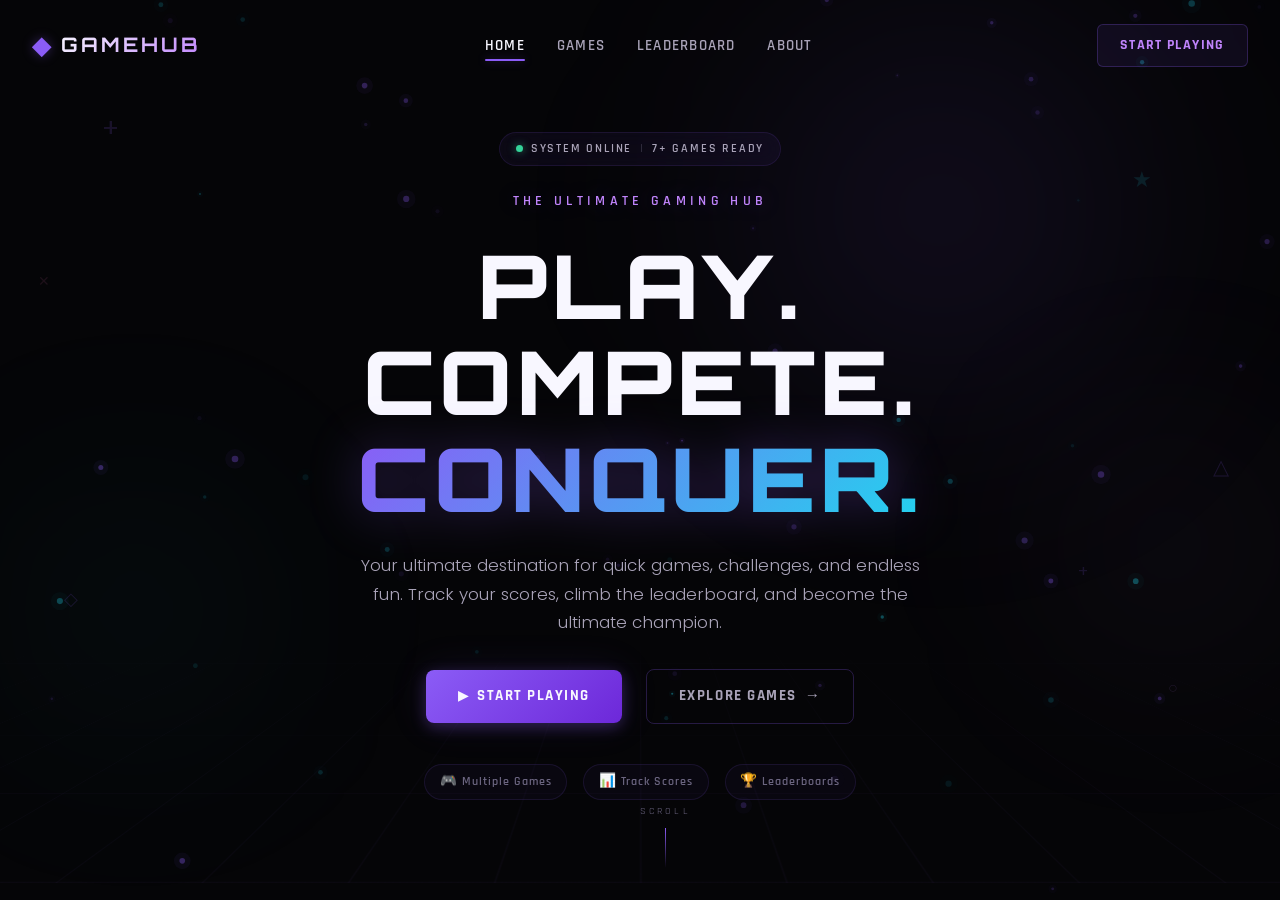
<file: index.html>
<!DOCTYPE html>
<html lang="en">
<head>
  <meta charset="UTF-8">
  <meta name="viewport" content="width=device-width, initial-scale=1.0">
  <meta name="description" content="GameHub — Your ultimate destination for quick games, challenges, and endless fun. Play, compete, and conquer.">
  <title>GameHub – Play. Compete. Conquer.</title>
  <link rel="preconnect" href="https://fonts.googleapis.com">
  <link rel="preconnect" href="https://fonts.gstatic.com" crossorigin>
  <link href="https://fonts.googleapis.com/css2?family=Orbitron:wght@500;700;900&family=Rajdhani:wght@400;600;700&family=Poppins:wght@300;400;500;600&display=swap" rel="stylesheet">
  <link rel="stylesheet" href="index.css">
</head>
<body>

  <header class="header" id="header">
    <nav class="navbar" id="navbar">
      <a href="#" class="nav-logo" id="nav-logo">
        <span class="logo-icon">◆</span>
        <span class="logo-text">GAMEHUB</span>
      </a>

      <ul class="nav-links" id="nav-links">
        <li><a href="#" class="nav-link active" id="nav-home">Home</a></li>
        <li><a href="#" class="nav-link" id="nav-games">Games</a></li>
        <li><a href="#" class="nav-link" id="nav-leaderboard">Leaderboard</a></li>
        <li><a href="#" class="nav-link" id="nav-about">About</a></li>
      </ul>

      <a href="dashboard.html" class="nav-cta" id="nav-cta">Start Playing</a>

      <button class="hamburger" id="hamburger" aria-label="Toggle navigation menu" aria-expanded="false">
        <span class="hamburger-line"></span>
        <span class="hamburger-line"></span>
        <span class="hamburger-line"></span>
      </button>
    </nav>

    <div class="mobile-menu" id="mobile-menu">
      <ul class="mobile-links">
        <li><a href="#" class="mobile-link">Home</a></li>
        <li><a href="#" class="mobile-link">Games</a></li>
        <li><a href="#" class="mobile-link">Leaderboard</a></li>
        <li><a href="#" class="mobile-link">About</a></li>
      </ul>
      <a href="dashboard.html" class="mobile-cta">Start Playing</a>
    </div>
  </header>


  <main>
    <section class="hero" id="hero">

      
      <canvas class="particles-canvas" id="particles-canvas"></canvas>

      <div class="grid-floor" id="grid-floor"></div>

      <div class="ambient-glow ambient-glow--1"></div>
      <div class="ambient-glow ambient-glow--2"></div>
      <div class="ambient-glow ambient-glow--3"></div>

      
      <div class="float-shapes" id="float-shapes">
        <span class="shape shape--plus shape--1">+</span>
        <span class="shape shape--star shape--2">★</span>
        <span class="shape shape--diamond shape--3">◇</span>
        <span class="shape shape--circle shape--4">○</span>
        <span class="shape shape--cross shape--5">✕</span>
        <span class="shape shape--triangle shape--6">△</span>
        <span class="shape shape--dot shape--7">●</span>
        <span class="shape shape--plus shape--8">+</span>
      </div>

      
      <div class="hero-content" id="hero-content">

    
        <div class="status-badge anim-entry" id="status-badge">
          <span class="status-dot"></span>
          <span class="status-text">SYSTEM ONLINE</span>
          <span class="status-separator">|</span>
          <span class="status-count">7+ GAMES READY</span>
        </div>

        <p class="eyebrow anim-entry" id="eyebrow">THE ULTIMATE GAMING HUB</p>

        
        <h1 class="headline anim-entry" id="headline">
          <span class="headline-line">PLAY.</span>
          <span class="headline-line">COMPETE.</span>
          <span class="headline-line headline-accent">CONQUER.</span>
        </h1>

        
        <p class="description anim-entry" id="description">
          Your ultimate destination for quick games, challenges, and endless fun.
          Track your scores, climb the leaderboard, and become the ultimate champion.
        </p>

        
        <div class="cta-group anim-entry" id="cta-group">
          <a href="dashboard.html" class="btn btn-primary" id="btn-start">
            <span class="btn-icon">▶</span>
            <span class="btn-label">Start Playing</span>
            <span class="btn-glow"></span>
          </a>
          <a href="dashboard.html" class="btn btn-secondary" id="btn-explore">
            <span class="btn-label">Explore Games</span>
            <span class="btn-arrow">→</span>
          </a>
        </div>

        
        <div class="features anim-entry" id="features">
          <div class="feature-pill">
            <span class="feature-icon">🎮</span>
            <span class="feature-text">Multiple Games</span>
          </div>
          <div class="feature-pill">
            <span class="feature-icon">📊</span>
            <span class="feature-text">Track Scores</span>
          </div>
          <div class="feature-pill">
            <span class="feature-icon">🏆</span>
            <span class="feature-text">Leaderboards</span>
          </div>
        </div>

      </div>

      
      <div class="scroll-indicator anim-entry" id="scroll-indicator">
        <span class="scroll-text">SCROLL</span>
        <span class="scroll-line"></span>
      </div>

    </section>
  </main>
   
  

   <script src="index.js"></script> 
</body>
</html>
</file>
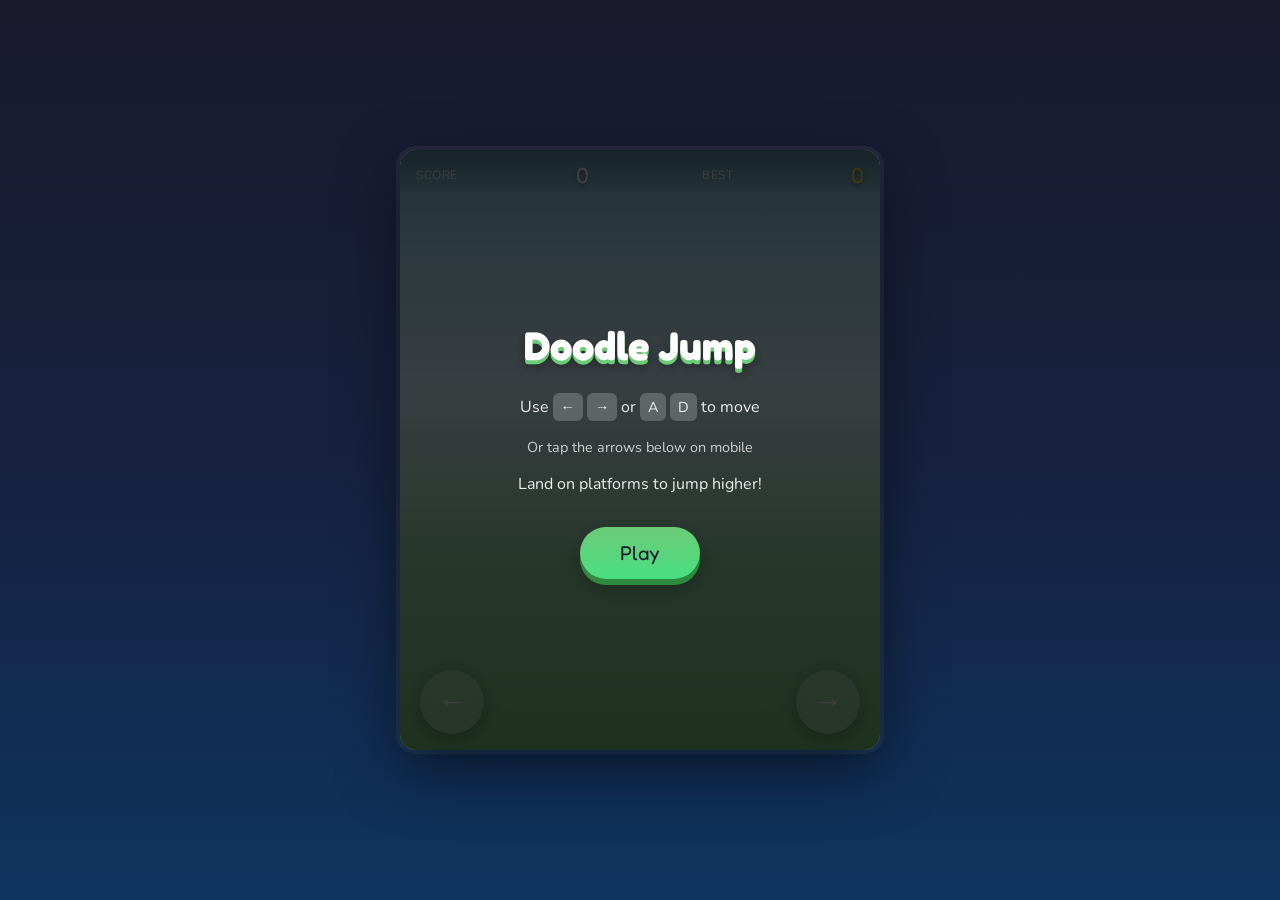
<file: 04-Doodle-Jump-Game/index.html>
<!DOCTYPE html>
<html lang="en" dir="ltr">
  <head>
    <meta charset="utf-8" />
    <meta name="viewport" content="width=device-width, initial-scale=1.0" />
    <title>Talha - Doodle Jump</title>

    <!-- 👇🏻👇🏻👇🏻👇🏻👇🏻👇🏻👇🏻👇🏻👇🏻👇🏻👇🏻👇🏻👇🏻👇🏻👇🏻👇🏻👇🏻👇🏻👇🏻👇🏻👇🏻👇🏻👇🏻👇🏻👇🏻👇🏻👇🏻👇🏻👇🏻👇🏻👇🏻👇🏻👇🏻👇🏻👇🏻👇🏻👇🏻👇🏻👇🏻👇🏻👇🏻👇🏻👇🏻-->
    <!-- Also uploaded the demo of this code in a gif : https://c.tenor.com/x8v1oNUOmg4AAAAd/tenor.gif-->
    <!-- 👆🏻👆🏻👆🏻👆🏻👆🏻👆🏻👆🏻👆🏻👆🏻👆🏻👆🏻👆🏻👆🏻👆🏻👆🏻👆🏻👆🏻👆🏻👆🏻👆🏻👆🏻👆🏻👆🏻👆🏻👆🏻👆🏻👆🏻👆🏻👆🏻👆🏻👆🏻👆🏻👆🏻👆🏻👆🏻👆🏻👆🏻👆🏻👆🏻👆🏻👆🏻👆🏻👆🏻-->

    <!-- 👇🏻👇🏻👇🏻👇🏻👇🏻👇🏻👇🏻👇🏻👇🏻👇🏻👇🏻👇🏻👇🏻👇🏻👇🏻👇🏻👇🏻👇🏻👇🏻👇🏻👇🏻👇🏻👇🏻👇🏻👇🏻👇🏻👇🏻👇🏻👇🏻👇🏻👇🏻👇🏻👇🏻👇🏻👇🏻👇🏻👇🏻👇🏻👇🏻👇🏻👇🏻👇🏻👇🏻-->
    <!-- More html-css-js Games Calculators Games Cards Elements Projects on https://www.github.com/he-is-talha -->
    <!-- 👆🏻👆🏻👆🏻👆🏻👆🏻👆🏻👆🏻👆🏻👆🏻👆🏻👆🏻👆🏻👆🏻👆🏻👆🏻👆🏻👆🏻👆🏻👆🏻👆🏻👆🏻👆🏻👆🏻👆🏻👆🏻👆🏻👆🏻👆🏻👆🏻👆🏻👆🏻👆🏻👆🏻👆🏻👆🏻👆🏻👆🏻👆🏻👆🏻👆🏻👆🏻👆🏻👆🏻-->

    <link rel="icon" href="https://i.ibb.co/M6KTWnf/pic.jpg" />
    <link rel="stylesheet" href="style.css" />
    <link href="https://fonts.googleapis.com/css2?family=Fredoka+One&family=Nunito:wght@600;800&display=swap" rel="stylesheet" />
  </head>
  <body>
    <div class="game-wrapper">
      <div class="game-ui">
        <span class="score-label">Score</span>
        <span id="scoreEl" class="score-value">0</span>
        <span class="high-score-label">Best</span>
        <span id="highScoreEl" class="high-score-value">0</span>
      </div>
      <canvas id="gameCanvas" width="480" height="600"></canvas>
      <div class="mobile-controls" id="mobileControls">
        <button type="button" class="ctrl-btn ctrl-left" id="btnLeft" aria-label="Move left">←</button>
        <button type="button" class="ctrl-btn ctrl-right" id="btnRight" aria-label="Move right">→</button>
      </div>
      <div id="startOverlay" class="overlay overlay-start">
        <h1>Doodle Jump</h1>
        <p>Use <kbd>←</kbd> <kbd>→</kbd> or <kbd>A</kbd> <kbd>D</kbd> to move</p>
        <p class="mobile-hint">Or tap the arrows below on mobile</p>
        <p>Land on platforms to jump higher!</p>
        <button type="button" id="startBtn" class="btn-start">Play</button>
      </div>
      <div id="gameOverOverlay" class="overlay overlay-gameover hidden">
        <h2>Game Over</h2>
        <p>Score: <span id="finalScoreEl">0</span></p>
        <button type="button" id="restartBtn" class="btn-start">Play Again</button>
      </div>
    </div>
    <script src="script.js"></script>
  </body>
</html>
</file>
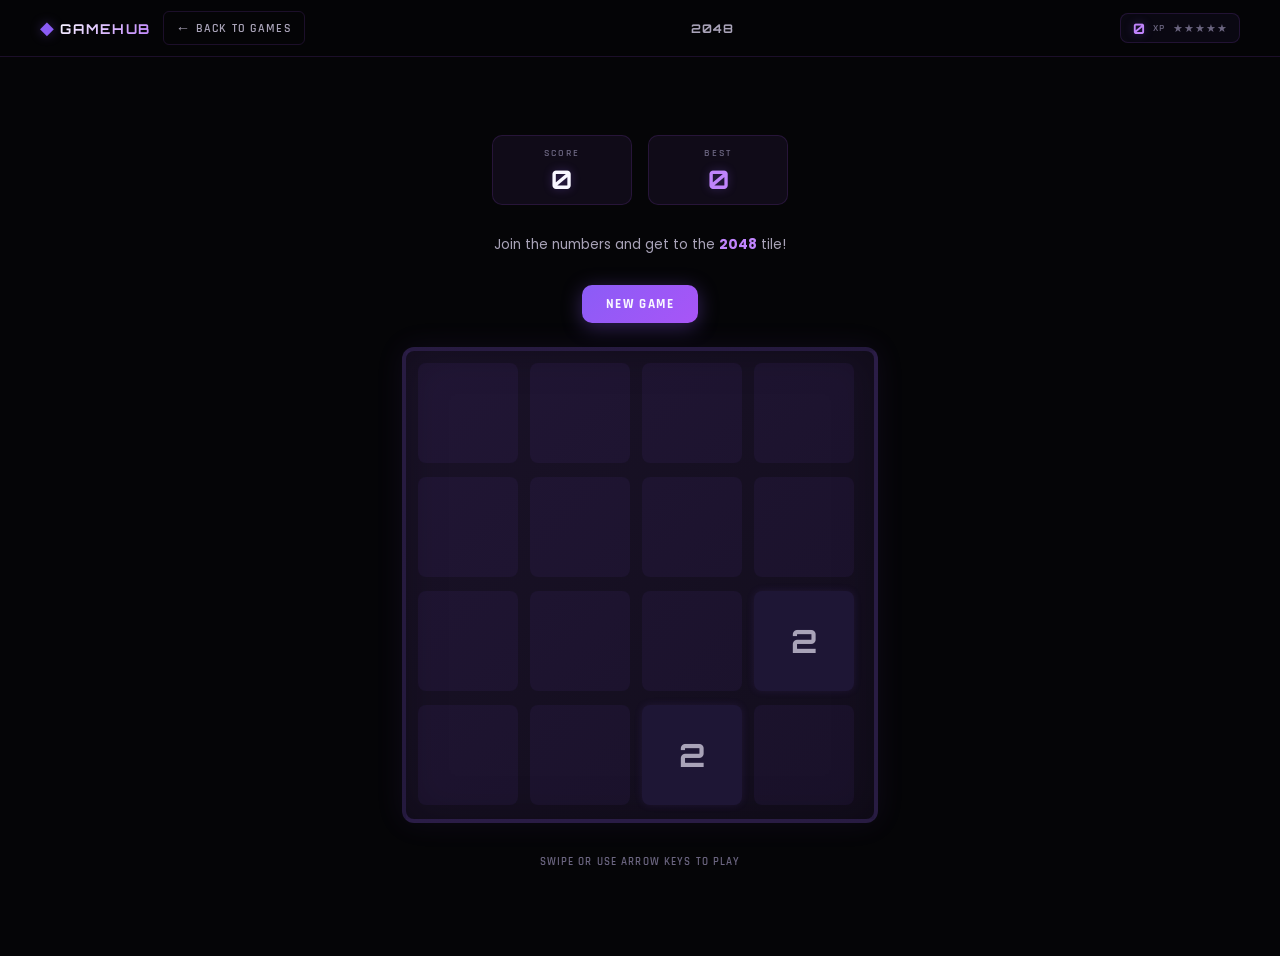
<file: 10-2048-Game copy/index.html>
<!DOCTYPE html>
<html lang="en" dir="ltr">
  <head>
    <meta charset="utf-8" />
    <meta name="viewport" content="width=device-width, initial-scale=1.0">
    <title>2048 – GameHub</title>
    <link rel="stylesheet" href="../shared/gamehub-core.css" />
    <link rel="stylesheet" href="style.css" />
  </head>
  <body>
    <div class="game-container" id="game-container">
      <div class="game-info">
        <div class="score-panel">
          <div class="score-box">
            <span class="score-label">SCORE</span>
            <span class="score-value" id="score">0</span>
          </div>
          <div class="score-box best-box">
            <span class="score-label">BEST</span>
            <span class="score-value" id="best-score">0</span>
          </div>
        </div>
        <p class="game-hint" id="result">Join the numbers and get to the <b>2048</b> tile!</p>
        <div class="game-controls">
          <button class="gh-btn gh-btn-primary" id="restart-btn">NEW GAME</button>
        </div>
      </div>
      <div class="grid"></div>

      <!-- Mobile swipe controls hint -->
      <div class="mobile-hint">
        <span>SWIPE or use ARROW KEYS to play</span>
      </div>
    </div>

    <script src="../shared/gamehub-core.js"></script>
    <script src="script.js" charset="utf-8"></script>
  </body>
</html>
</file>
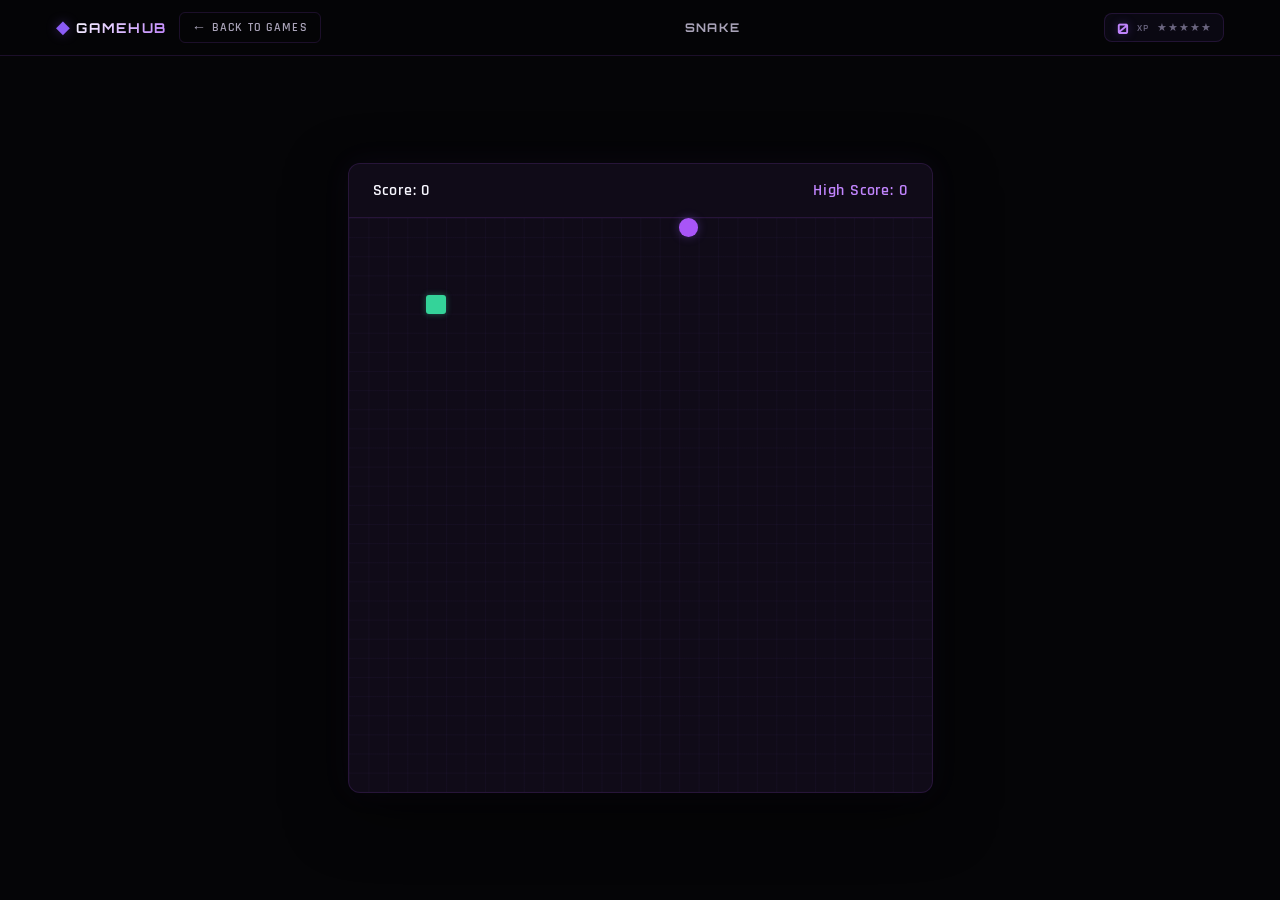
<file: 24-Snake-Game/index.html>
<!doctype html>
<html lang="en" dir="ltr">
  <head>
    <meta charset="utf-8">
    <meta name="viewport" content="width=device-width, initial-scale=1.0">
    <title>Snake – GameHub</title>
    <link rel="stylesheet" href="../shared/gamehub-core.css">
    <link rel="stylesheet" href="style.css">
    <link rel="stylesheet" href="https://cdnjs.cloudflare.com/ajax/libs/font-awesome/6.3.0/css/all.min.css">
  </head>
  <body>

    <div class="wrapper">
      <div class="game-details">
        <span class="score">Score: 0</span>
        <span class="high-score">High Score: 0</span>
      </div>
      <div class="play-board"></div>
      <div class="controls">
        <i data-key="ArrowLeft" class="fa-solid fa-arrow-left-long"></i>
        <i data-key="ArrowUp" class="fa-solid fa-arrow-up-long"></i>
        <i data-key="ArrowRight" class="fa-solid fa-arrow-right-long"></i>
        <i data-key="ArrowDown" class="fa-solid fa-arrow-down-long"></i>
      </div>
    </div>

    <script src="../shared/gamehub-core.js"></script>
    <script src="script.js" defer></script>
</body></html>
</file>
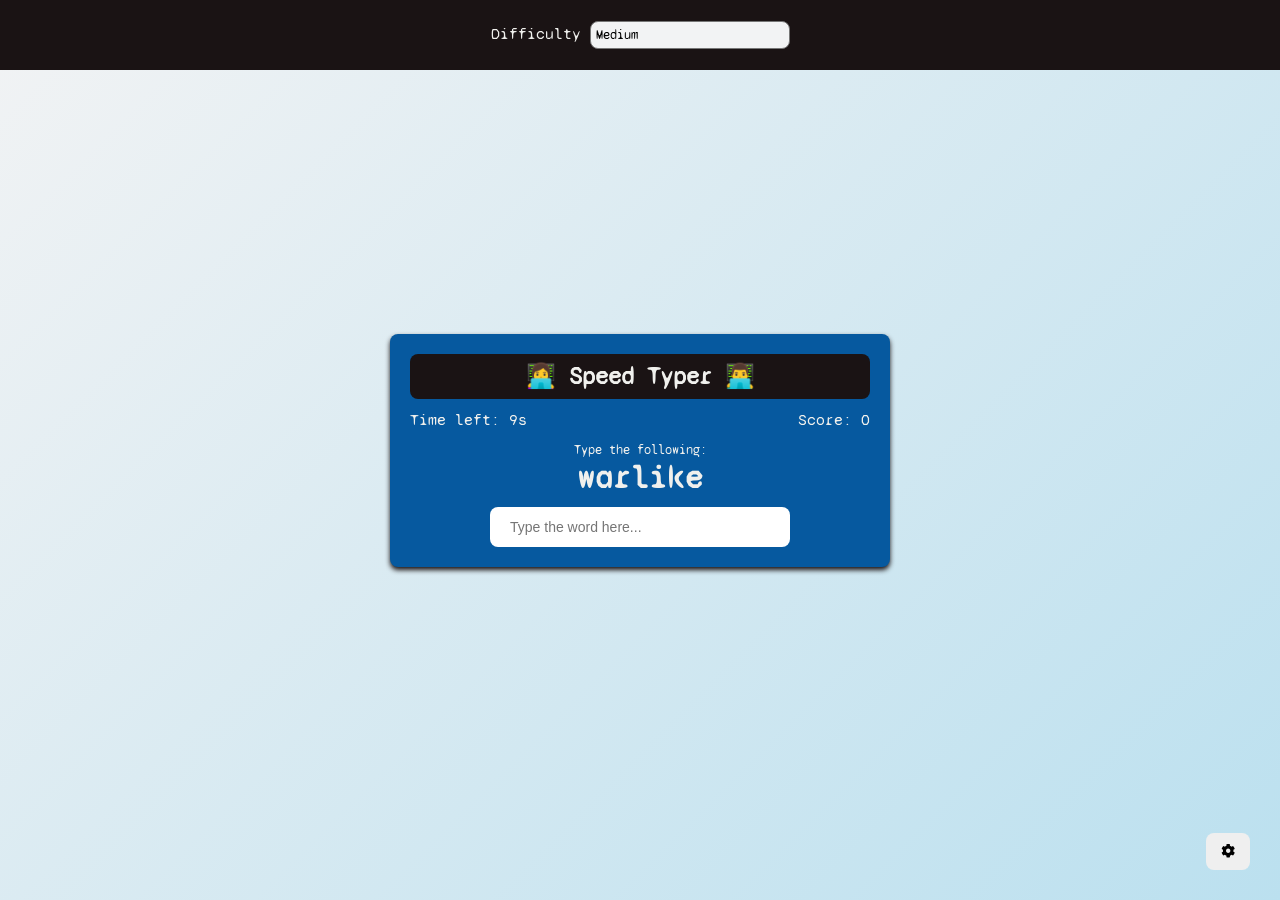
<file: GameHub/27-Typing-Game/index.html>
<!DOCTYPE html>
<html lang="en">
  <head>
    <meta charset="UTF-8" />
    <meta name="viewport" content="width=device-width, initial-scale=1.0" />
    <link
      rel="stylesheet"
      href="https://cdnjs.cloudflare.com/ajax/libs/font-awesome/5.15.1/css/all.min.css"
      integrity="sha512-+4zCK9k+qNFUR5X+cKL9EIR+ZOhtIloNl9GIKS57V1MyNsYpYcUrUeQc9vNfzsWfV28IaLL3i96P9sdNyeRssA=="
      crossorigin="anonymous"
    />
    <link rel="stylesheet" href="style.css" />
    <title>Talha - Speed Typer Game</title>

    <!-- 👇🏻👇🏻👇🏻👇🏻👇🏻👇🏻👇🏻👇🏻👇🏻👇🏻👇🏻👇🏻👇🏻👇🏻👇🏻👇🏻👇🏻👇🏻👇🏻👇🏻👇🏻👇🏻👇🏻👇🏻👇🏻👇🏻👇🏻👇🏻👇🏻👇🏻👇🏻👇🏻👇🏻👇🏻👇🏻👇🏻👇🏻👇🏻👇🏻👇🏻👇🏻👇🏻👇🏻-->
    <!-- Also uploaded the demo of this code in a gif : https://c.tenor.com/x8v1oNUOmg4AAAAd/tenor.gif-->
    <!-- 👆🏻👆🏻👆🏻👆🏻👆🏻👆🏻👆🏻👆🏻👆🏻👆🏻👆🏻👆🏻👆🏻👆🏻👆🏻👆🏻👆🏻👆🏻👆🏻👆🏻👆🏻👆🏻👆🏻👆🏻👆🏻👆🏻👆🏻👆🏻👆🏻👆🏻👆🏻👆🏻👆🏻👆🏻👆🏻👆🏻👆🏻👆🏻👆🏻👆🏻👆🏻👆🏻👆🏻-->

    <!-- 👇🏻👇🏻👇🏻👇🏻👇🏻👇🏻👇🏻👇🏻👇🏻👇🏻👇🏻👇🏻👇🏻👇🏻👇🏻👇🏻👇🏻👇🏻👇🏻👇🏻👇🏻👇🏻👇🏻👇🏻👇🏻👇🏻👇🏻👇🏻👇🏻👇🏻👇🏻👇🏻👇🏻👇🏻👇🏻👇🏻👇🏻👇🏻👇🏻👇🏻👇🏻👇🏻👇🏻-->
    <!-- More html-css-js Games Calculators Games Cards Elements Projects on https://www.github.com/he-is-talha --> 
    <!-- 👆🏻👆🏻👆🏻👆🏻👆🏻👆🏻👆🏻👆🏻👆🏻👆🏻👆🏻👆🏻👆🏻👆🏻👆🏻👆🏻👆🏻👆🏻👆🏻👆🏻👆🏻👆🏻👆🏻👆🏻👆🏻👆🏻👆🏻👆🏻👆🏻👆🏻👆🏻👆🏻👆🏻👆🏻👆🏻👆🏻👆🏻👆🏻👆🏻👆🏻👆🏻👆🏻👆🏻-->

    <link rel="icon" href="https://i.ibb.co/M6KTWnf/pic.jpg">
  </head>
  <body>
    <button id="settings-btn" class="settings-btn">
      <i class="fas fa-cog"></i>
    </button>
    <div class="settings" id="settings">
      <form id="settings-form">
        <label for="difficulty">Difficulty</label>
        <select id="difficulty">
          <option value="easy">Easy</option>
          <option value="medium">Medium</option>
          <option value="hard">Hard</option>
        </select>
      </form>
    </div>
    <div class="container">
      <h2>👩‍💻 Speed Typer 👨‍💻</h2>
      <small>Type the following:</small>
      <h1 id="word"></h1>
      <input
        type="text"
        id="text"
        autocomplete="off"
        placeholder="Type the word here..."
      />
      <p class="time-container">Time left: <span id="time">10s</span></p>
      <p class="score-container">Score: <span id="score">0</span></p>
      <div id="end-game-container" class="end-game-container"></div>
    </div>
    <script src="script.js"></script>
  </body>
</html>
</file>
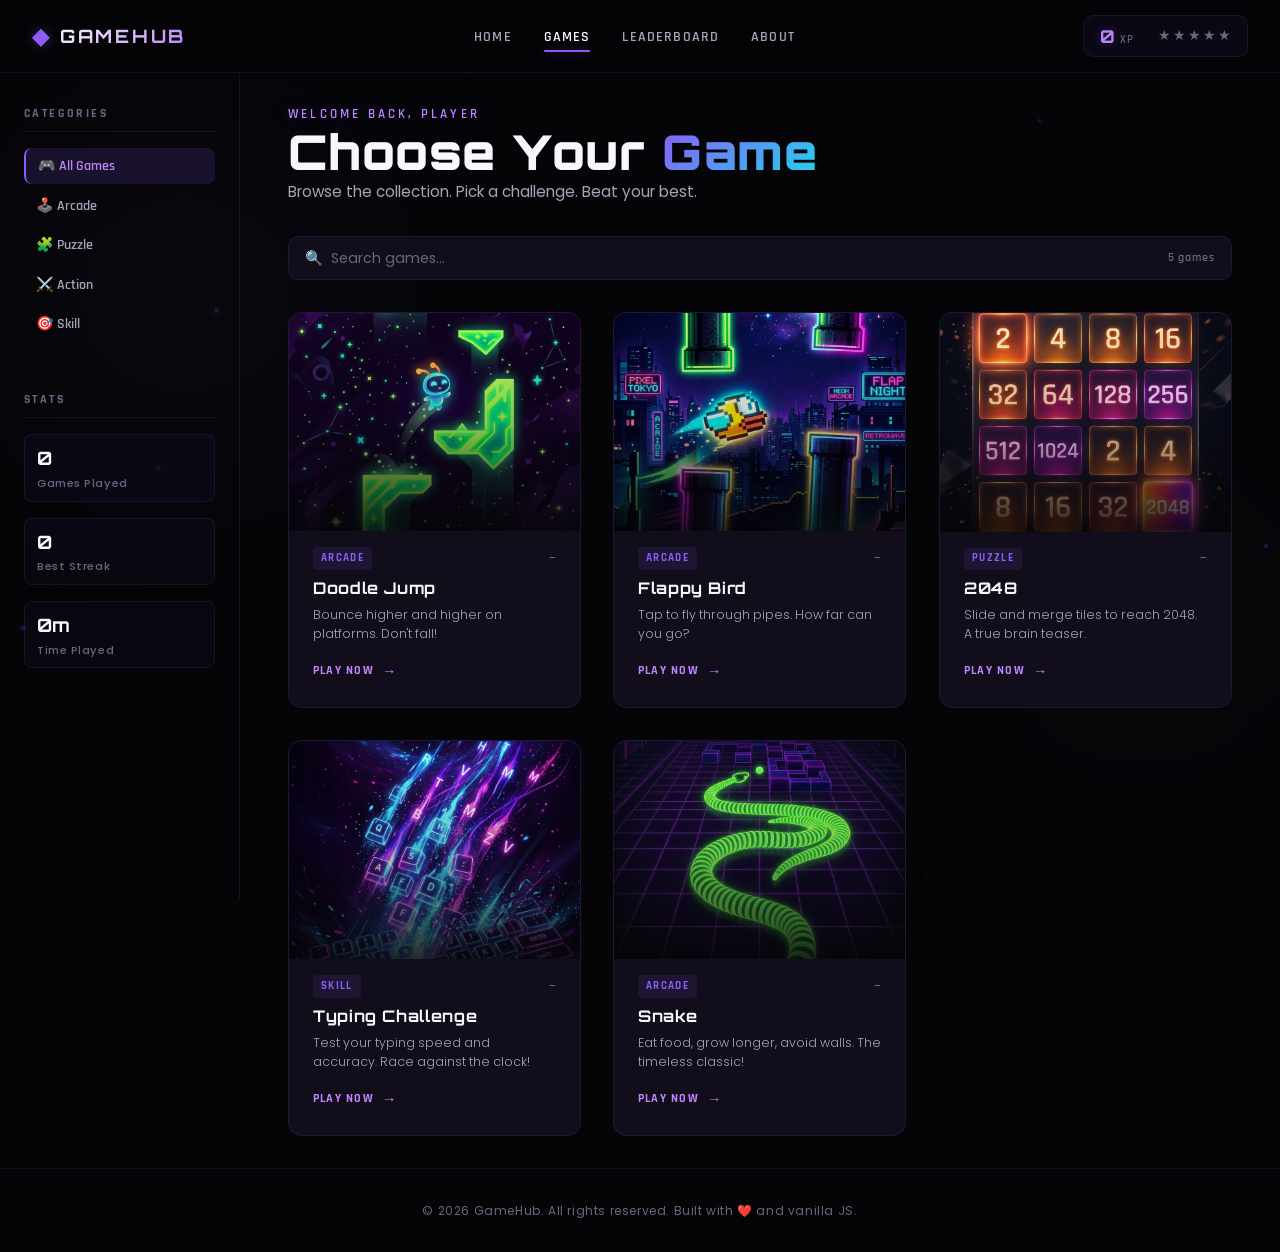
<file: GameHub/dashboard.html>
<!DOCTYPE html>
<html lang="en">
<head>
  <meta charset="UTF-8">
  <meta name="viewport" content="width=device-width, initial-scale=1.0">
  <meta name="description" content="GameHub Dashboard — Browse and play multiple games. Track your scores, climb leaderboards, and become the ultimate champion.">
  <title>GameHub – Game Library</title>
  <link rel="preconnect" href="https://fonts.googleapis.com">
  <link rel="preconnect" href="https://fonts.gstatic.com" crossorigin>
  <link href="https://fonts.googleapis.com/css2?family=Orbitron:wght@500;700;900&family=Rajdhani:wght@400;600;700&family=Poppins:wght@300;400;500;600&display=swap" rel="stylesheet">
  <link rel="stylesheet" href="dashboard.css">
</head>
<body>

  <!-- ═══ NAVBAR ═══ -->
  <header class="header" id="header">
    <nav class="navbar" id="navbar">
      <a href="index.html" class="nav-logo" id="nav-logo">
        <span class="logo-icon">◆</span>
        <span class="logo-text">GAMEHUB</span>
      </a>

      <ul class="nav-links" id="nav-links">
        <li><a href="index.html" class="nav-link" id="nav-home">Home</a></li>
        <li><a href="dashboard.html" class="nav-link active" id="nav-games">Games</a></li>
        <li><a href="#" class="nav-link" id="nav-leaderboard">Leaderboard</a></li>
        <li><a href="#" class="nav-link" id="nav-about">About</a></li>
      </ul>

      <!-- Player rating HUD (desktop) -->
      <div class="player-hud" id="player-hud">
        <div class="hud-xp">
          <span class="hud-xp-value" id="hud-xp-value">0</span>
          <span class="hud-xp-label">XP</span>
        </div>
        <div class="hud-stars" id="hud-stars" aria-label="Player rating">
          <span class="star filled">★</span>
          <span class="star">★</span>
          <span class="star">★</span>
          <span class="star">★</span>
          <span class="star">★</span>
        </div>
      </div>

      <button class="hamburger" id="hamburger" aria-label="Toggle navigation menu" aria-expanded="false">
        <span class="hamburger-line"></span>
        <span class="hamburger-line"></span>
        <span class="hamburger-line"></span>
      </button>
    </nav>

    <!-- Mobile menu overlay -->
    <div class="mobile-menu" id="mobile-menu">
      <div class="mobile-hud">
        <div class="hud-xp">
          <span class="hud-xp-value mobile-xp-value">0</span>
          <span class="hud-xp-label">XP</span>
        </div>
        <div class="hud-stars mobile-stars" aria-label="Player rating">
          <span class="star filled">★</span>
          <span class="star">★</span>
          <span class="star">★</span>
          <span class="star">★</span>
          <span class="star">★</span>
        </div>
      </div>
      <ul class="mobile-links">
        <li><a href="index.html" class="mobile-link">Home</a></li>
        <li><a href="dashboard.html" class="mobile-link">Games</a></li>
        <li><a href="#" class="mobile-link">Leaderboard</a></li>
        <li><a href="#" class="mobile-link">About</a></li>
      </ul>
    </div>
  </header>

  <!-- ═══ MAIN CONTENT ═══ -->
  <main class="dashboard">

    <!-- Background effects -->
    <canvas class="particles-canvas" id="particles-canvas"></canvas>
    <div class="ambient-glow ambient-glow--1"></div>
    <div class="ambient-glow ambient-glow--2"></div>

    <!-- Dashboard layout: sidebar + content -->
    <div class="dashboard-layout">

      <!-- ─── Sidebar (desktop) ─── -->
      <aside class="sidebar" id="sidebar">
        <div class="sidebar-section">
          <h3 class="sidebar-title">Categories</h3>
          <ul class="sidebar-list" id="category-list">
            <li><button class="sidebar-btn active" data-category="all">🎮 All Games</button></li>
            <li><button class="sidebar-btn" data-category="arcade">🕹️ Arcade</button></li>
            <li><button class="sidebar-btn" data-category="puzzle">🧩 Puzzle</button></li>
            <li><button class="sidebar-btn" data-category="action">⚔️ Action</button></li>
            <li><button class="sidebar-btn" data-category="skill">🎯 Skill</button></li>
          </ul>
        </div>

        <div class="sidebar-section">
          <h3 class="sidebar-title">Stats</h3>
          <div class="sidebar-stats">
            <div class="stat-item">
              <span class="stat-value" id="stat-games-played">0</span>
              <span class="stat-label">Games Played</span>
            </div>
            <div class="stat-item">
              <span class="stat-value" id="stat-best-streak">0</span>
              <span class="stat-label">Best Streak</span>
            </div>
            <div class="stat-item">
              <span class="stat-value" id="stat-total-time">0m</span>
              <span class="stat-label">Time Played</span>
            </div>
          </div>
        </div>
      </aside>

      <!-- ─── Content area ─── -->
      <div class="content">

        <!-- Dashboard hero / greeting -->
        <section class="dash-hero anim-entry" id="dash-hero">
          <div class="dash-hero-text">
            <p class="dash-eyebrow">WELCOME BACK, PLAYER</p>
            <h1 class="dash-headline">Choose Your <span class="text-accent">Game</span></h1>
            <p class="dash-subtitle">Browse the collection. Pick a challenge. Beat your best.</p>
          </div>

          <!-- Mobile category filter (horizontal scroll) -->
          <div class="mobile-filters" id="mobile-filters">
            <button class="filter-chip active" data-category="all">All</button>
            <button class="filter-chip" data-category="arcade">Arcade</button>
            <button class="filter-chip" data-category="puzzle">Puzzle</button>
            <button class="filter-chip" data-category="action">Action</button>
            <button class="filter-chip" data-category="skill">Skill</button>
          </div>
        </section>

        <!-- Search bar -->
        <div class="search-bar anim-entry" id="search-bar">
          <span class="search-icon">🔍</span>
          <input
            type="text"
            class="search-input"
            id="search-input"
            placeholder="Search games..."
            aria-label="Search games"
          >
          <span class="search-count" id="search-count">7 games</span>
        </div>

        <!-- Game cards grid -->
        <section class="games-grid" id="games-grid">

          <!-- Doodle Jump -->
          <a href="04-Doodle-Jump-Game/index.html" class="game-card anim-entry" data-category="arcade" aria-label="Play Doodle Jump" id="card-doodle-jump">
            <div class="card-image">
              <img src="assets/covers/doodle-jump.jpg" alt="Doodle Jump game cover" loading="lazy">
              <div class="card-overlay"></div>
            </div>
            <div class="card-info">
              <div class="card-meta">
                <span class="card-category">Arcade</span>
                <span class="card-best" id="best-doodle-jump">—</span>
              </div>
              <h3 class="card-title">Doodle Jump</h3>
              <p class="card-desc">Bounce higher and higher on platforms. Don't fall!</p>
              <div class="card-cta">
                <span class="card-play">Play Now</span>
                <span class="card-arrow">→</span>
              </div>
            </div>
          </a>

         

          <!-- Flappy Bird -->
          <a href="09-Flappy-Bird-Game/index.html" class="game-card anim-entry" data-category="arcade" aria-label="Play Flappy Bird" id="card-flappy-bird">
            <div class="card-image">
              <img src="assets/covers/flappy-bird.jpg" alt="Flappy Bird game cover" loading="lazy">
              <div class="card-overlay"></div>
            </div>
            <div class="card-info">
              <div class="card-meta">
                <span class="card-category">Arcade</span>
                <span class="card-best" id="best-flappy-bird">—</span>
              </div>
              <h3 class="card-title">Flappy Bird</h3>
              <p class="card-desc">Tap to fly through pipes. How far can you go?</p>
              <div class="card-cta">
                <span class="card-play">Play Now</span>
                <span class="card-arrow">→</span>
              </div>
            </div>
          </a>

          <!-- 2048 -->
          <a href="10-2048-Game/index.html" class="game-card anim-entry" data-category="puzzle" aria-label="Play 2048" id="card-2048">
            <div class="card-image">
              <img src="assets/covers/2048.jpg" alt="2048 game cover" loading="lazy">
              <div class="card-overlay"></div>
            </div>
            <div class="card-info">
              <div class="card-meta">
                <span class="card-category">Puzzle</span>
                <span class="card-best" id="best-2048">—</span>
              </div>
              <h3 class="card-title">2048</h3>
              <p class="card-desc">Slide and merge tiles to reach 2048. A true brain teaser.</p>
              <div class="card-cta">
                <span class="card-play">Play Now</span>
                <span class="card-arrow">→</span>
              </div>
            </div>
          </a>

          <!-- Typing Game -->
          <a href="27-Typing-Game/index.html" class="game-card anim-entry" data-category="skill" aria-label="Play Typing Challenge" id="card-typing">
            <div class="card-image">
              <img src="assets/covers/typing-game.jpg" alt="Typing Challenge game cover" loading="lazy">
              <div class="card-overlay"></div>
            </div>
            <div class="card-info">
              <div class="card-meta">
                <span class="card-category">Skill</span>
                <span class="card-best" id="best-typing">—</span>
              </div>
              <h3 class="card-title">Typing Challenge</h3>
              <p class="card-desc">Test your typing speed and accuracy. Race against the clock!</p>
              <div class="card-cta">
                <span class="card-play">Play Now</span>
                <span class="card-arrow">→</span>
              </div>
            </div>
          </a>

          <!-- Space Invaders -->
         <!--  <a href="42-Space-Invaders-Game/index.html" class="game-card anim-entry" data-category="action" aria-label="Play Space Invaders" id="card-space-invaders">
            <div class="card-image">
              <img src="assets/covers/space-invaders.jpg" alt="Space Invaders game cover" loading="lazy">
              <div class="card-overlay"></div>
            </div>
            <div class="card-info">
              <div class="card-meta">
                <span class="card-category">Action</span>
                <span class="card-best" id="best-space-invaders">—</span>
              </div>
              <h3 class="card-title">Space Invaders</h3>
              <p class="card-desc">Defend Earth from alien hordes in this retro classic!</p>
              <div class="card-cta">
                <span class="card-play">Play Now</span>
                <span class="card-arrow">→</span>
              </div>
            </div>
          </a> -->

          <!-- Frogger -->
          <!-- <a href="46-Frogger-Game/index.html" class="game-card anim-entry" data-category="arcade" aria-label="Play Frogger" id="card-frogger">
            <div class="card-image">
              <img src="assets/covers/frogger.jpg" alt="Frogger game cover" loading="lazy">
              <div class="card-overlay"></div>
            </div>
            <div class="card-info">
              <div class="card-meta">
                <span class="card-category">Arcade</span>
                <span class="card-best" id="best-frogger">—</span>
              </div>
              <h3 class="card-title">Frogger</h3>
              <p class="card-desc">Guide the frog across busy roads and rivers. Stay alive!</p>
              <div class="card-cta">
                <span class="card-play">Play Now</span>
                <span class="card-arrow">→</span>
              </div>
            </div>
          </a> -->

          <!-- Ping Pong -->
        <!--   <a href="19-Ping-Pong-Game/index.html" class="game-card anim-entry" data-category="arcade" aria-label="Play Ping Pong" id="card-ping-pong">
            <div class="card-image">
              <img src="assets/covers/ping-pong.jpg" alt="Ping Pong game cover" loading="lazy">
              <div class="card-overlay"></div>
            </div>
            <div class="card-info">
              <div class="card-meta">
                <span class="card-category">Arcade</span>
                <span class="card-best" id="best-ping-pong">—</span>
              </div>
              <h3 class="card-title">Ping Pong</h3>
              <p class="card-desc">Classic Pong — two paddles, one ball. Score 10 to win!</p>
              <div class="card-cta">
                <span class="card-play">Play Now</span>
                <span class="card-arrow">→</span>
              </div>
            </div>
          </a>
 -->
          <!-- Snake -->
          <a href="24-Snake-Game/index.html" class="game-card anim-entry" data-category="arcade" aria-label="Play Snake" id="card-snake">
            <div class="card-image">
              <img src="assets/covers/snake.jpg" alt="Snake game cover" loading="lazy">
              <div class="card-overlay"></div>
            </div>
            <div class="card-info">
              <div class="card-meta">
                <span class="card-category">Arcade</span>
                <span class="card-best" id="best-snake">—</span>
              </div>
              <h3 class="card-title">Snake</h3>
              <p class="card-desc">Eat food, grow longer, avoid walls. The timeless classic!</p>
              <div class="card-cta">
                <span class="card-play">Play Now</span>
                <span class="card-arrow">→</span>
              </div>
            </div>
          </a>

          <!-- Fruit Slicer -->
          <!-- <a href="32-Fruit-Slicer-Game/index.html" class="game-card anim-entry" data-category="action" aria-label="Play Fruit Slicer" id="card-fruit-slicer">
            <div class="card-image">
              <img src="assets/covers/fruit-slicer.jpg" alt="Fruit Slicer game cover" loading="lazy">
              <div class="card-overlay"></div>
            </div>
            <div class="card-info">
              <div class="card-meta">
                <span class="card-category">Action</span>
                <span class="card-best" id="best-fruit-slicer">—</span>
              </div>
              <h3 class="card-title">Fruit Slicer</h3>
              <p class="card-desc">Slice fruits as they fly! Don't miss or you lose a life.</p>
              <div class="card-cta">
                <span class="card-play">Play Now</span>
                <span class="card-arrow">→</span>
              </div>
            </div>
          </a> -->

          <!-- Quiz -->
   <!--        <a href="33-Quiz-Game/index.html" class="game-card anim-entry" data-category="puzzle" aria-label="Play Quiz" id="card-quiz">
            <div class="card-image">
              <img src="assets/covers/quiz.jpg" alt="Quiz game cover" loading="lazy">
              <div class="card-overlay"></div>
            </div>
            <div class="card-info">
              <div class="card-meta">
                <span class="card-category">Puzzle</span>
                <span class="card-best" id="best-quiz">—</span>
              </div>
              <h3 class="card-title">Quiz Challenge</h3>
              <p class="card-desc">Test your knowledge! 10 questions, how many can you ace?</p>
              <div class="card-cta">
                <span class="card-play">Play Now</span>
                <span class="card-arrow">→</span>
              </div>
            </div>
          </a> -->

        </section>

        <!-- Empty state for search -->
        <div class="empty-state hidden" id="empty-state">
          <span class="empty-icon">🎮</span>
          <p class="empty-text">No games found. Try a different search.</p>
        </div>

      </div>
    </div>
  </main>

  <!-- ═══ FOOTER ═══ -->
  <footer class="footer">
    <p class="footer-text">© 2026 GameHub. All rights reserved. Built with ❤️ and vanilla JS.</p>
  </footer>

  <script src="dashboard.js"></script>
</body>
</html>
</file>
<file: index.css>
:root {
  --color-bg:            #050507;
  --color-bg-alt:        #0A0710;
  --color-surface:       #110D1B;
  --color-surface-light: #1A1428;
  --color-text:          #F8F7FF;
  --color-text-muted:    #A9A3B8;
  --color-text-dim:      #6B6580;

  --color-primary:       #8B5CF6;
  --color-primary-light: #C084FC;
  --color-primary-dark:  #6D28D9;
  --color-primary-glow:  rgba(139, 92, 246, 0.35);


  --color-accent-cyan:   #22D3EE;
  --color-accent-pink:   #F472B6;
  --color-accent-green:  #34D399;

  --border-subtle:       rgba(139, 92, 246, 0.12);
  --border-medium:       rgba(139, 92, 246, 0.25);
  --overlay-dark:        rgba(5, 5, 7, 0.6);


  --font-display:  'Orbitron', sans-serif;
  --font-heading:  'Rajdhani', sans-serif;
  --font-body:     'Poppins', sans-serif;


  --space-xs:  0.25rem;
  --space-sm:  0.5rem;
  --space-md:  1rem;
  --space-lg:  1.5rem;
  --space-xl:  2rem;
  --space-2xl: 3rem;
  --space-3xl: 4rem;

  --ease-out-expo: cubic-bezier(0.16, 1, 0.3, 1);
  --ease-out-quart: cubic-bezier(0.25, 1, 0.5, 1);
  --transition-fast: 0.2s var(--ease-out-quart);
  --transition-medium: 0.4s var(--ease-out-expo);
  --transition-slow: 0.8s var(--ease-out-expo);
}


*,
*::before,
*::after {
  margin: 0;
  padding: 0;
  box-sizing: border-box;
}

html {
  scroll-behavior: smooth;
  -webkit-font-smoothing: antialiased;
  -moz-osx-font-smoothing: grayscale;
}

body {
  background: var(--color-bg);
  color: var(--color-text);
  font-family: var(--font-body);
  font-weight: 400;
  line-height: 1.6;
  overflow-x: hidden;
  min-height: 100vh;
}

a {
  color: inherit;
  text-decoration: none;
}

button {
  font-family: inherit;
  cursor: pointer;
  border: none;
  outline: none;
  background: none;
  color: inherit;
}

ul {
  list-style: none;
}


.header {
  position: fixed;
  top: 0;
  left: 0;
  right: 0;
  z-index: 1000;
  transition: background var(--transition-medium), backdrop-filter var(--transition-medium);
}

.header.scrolled {
  background: rgba(5, 5, 7, 0.85);
  backdrop-filter: blur(20px) saturate(1.5);
  -webkit-backdrop-filter: blur(20px) saturate(1.5);
  border-bottom: 1px solid var(--border-subtle);
}

.navbar {
  display: flex;
  align-items: center;
  justify-content: space-between;
  max-width: 1280px;
  margin: 0 auto;
  padding: var(--space-lg) var(--space-xl);
}


.nav-logo {
  display: flex;
  align-items: center;
  gap: var(--space-sm);
  font-family: var(--font-display);
  font-weight: 700;
  font-size: 1.25rem;
  letter-spacing: 0.15em;
  transition: opacity var(--transition-fast);
  z-index: 10;
}

.nav-logo:hover {
  opacity: 0.8;
}

.logo-icon {
  color: var(--color-primary);
  font-size: 1.5rem;
  filter: drop-shadow(0 0 6px var(--color-primary-glow));
  animation: logoPulse 3s ease-in-out infinite;
}

@keyframes logoPulse {
  0%, 100% { filter: drop-shadow(0 0 6px var(--color-primary-glow)); }
  50%      { filter: drop-shadow(0 0 14px var(--color-primary-glow)); }
}

.logo-text {
  background: linear-gradient(135deg, var(--color-text), var(--color-primary-light));
  -webkit-background-clip: text;
  background-clip: text;
  -webkit-text-fill-color: transparent;
}


.nav-links {
  display: flex;
  gap: var(--space-xl);
  align-items: center;
}

.nav-link {
  font-family: var(--font-heading);
  font-weight: 600;
  font-size: 0.95rem;
  letter-spacing: 0.08em;
  text-transform: uppercase;
  color: var(--color-text-muted);
  position: relative;
  padding: var(--space-xs) 0;
  transition: color var(--transition-fast);
}

.nav-link::after {
  content: '';
  position: absolute;
  bottom: -2px;
  left: 0;
  width: 0;
  height: 2px;
  background: var(--color-primary);
  border-radius: 1px;
  transition: width var(--transition-medium);
  box-shadow: 0 0 8px var(--color-primary-glow);
}

.nav-link:hover,
.nav-link.active {
  color: var(--color-text);
}

.nav-link:hover::after,
.nav-link.active::after {
  width: 100%;
}


.nav-cta {
  font-family: var(--font-heading);
  font-weight: 700;
  font-size: 0.85rem;
  letter-spacing: 0.1em;
  text-transform: uppercase;
  padding: 0.6rem 1.4rem;
  border: 1px solid var(--border-medium);
  border-radius: 6px;
  color: var(--color-primary-light);
  background: rgba(139, 92, 246, 0.08);
  transition: all var(--transition-fast);
}

.nav-cta:hover {
  background: rgba(139, 92, 246, 0.18);
  border-color: var(--color-primary);
  box-shadow: 0 0 20px rgba(139, 92, 246, 0.15);
  transform: translateY(-1px);
}


.hamburger {
  display: none;
  flex-direction: column;
  gap: 5px;
  padding: 8px;
  z-index: 10;
}

.hamburger-line {
  display: block;
  width: 24px;
  height: 2px;
  background: var(--color-text);
  border-radius: 2px;
  transition: all 0.3s ease;
  transform-origin: center;
}

.hamburger.active .hamburger-line:nth-child(1) {
  transform: rotate(45deg) translate(5px, 5px);
}

.hamburger.active .hamburger-line:nth-child(2) {
  opacity: 0;
  transform: scaleX(0);
}

.hamburger.active .hamburger-line:nth-child(3) {
  transform: rotate(-45deg) translate(5px, -5px);
}


.mobile-menu {
  position: fixed;
  top: 0;
  left: 0;
  right: 0;
  bottom: 0;
  background: rgba(5, 5, 7, 0.97);
  backdrop-filter: blur(30px);
  -webkit-backdrop-filter: blur(30px);
  display: flex;
  flex-direction: column;
  justify-content: center;
  align-items: center;
  gap: var(--space-2xl);
  opacity: 0;
  visibility: hidden;
  transition: opacity 0.4s ease, visibility 0.4s ease;
  z-index: 5;
}

.mobile-menu.open {
  opacity: 1;
  visibility: visible;
}

.mobile-links {
  display: flex;
  flex-direction: column;
  align-items: center;
  gap: var(--space-lg);
}

.mobile-link {
  font-family: var(--font-display);
  font-weight: 700;
  font-size: 1.5rem;
  letter-spacing: 0.15em;
  text-transform: uppercase;
  color: var(--color-text-muted);
  transition: color var(--transition-fast), transform var(--transition-fast);
}

.mobile-link:hover {
  color: var(--color-primary-light);
  transform: scale(1.05);
}

.mobile-cta {
  font-family: var(--font-heading);
  font-weight: 700;
  font-size: 1rem;
  letter-spacing: 0.12em;
  text-transform: uppercase;
  padding: 0.9rem 2.5rem;
  border-radius: 8px;
  background: var(--color-primary);
  color: var(--color-text);
  box-shadow: 0 0 30px var(--color-primary-glow);
  transition: transform var(--transition-fast), box-shadow var(--transition-fast);
}

.mobile-cta:hover {
  transform: scale(1.05);
  box-shadow: 0 0 50px var(--color-primary-glow);
}


.hero {
  position: relative;
  min-height: 100vh;
  display: flex;
  align-items: center;
  justify-content: center;
  overflow: hidden;
  padding: 6rem var(--space-xl) var(--space-3xl);
}

/* Particle Canvas */
.particles-canvas {
  position: absolute;
  top: 0;
  left: 0;
  width: 100%;
  height: 100%;
  z-index: 1;
  pointer-events: none;
}

/* Ambient glow orbs */
.ambient-glow {
  position: absolute;
  border-radius: 50%;
  pointer-events: none;
  z-index: 0;
  filter: blur(100px);
}

.ambient-glow--1 {
  width: 600px;
  height: 600px;
  background: radial-gradient(circle, rgba(139, 92, 246, 0.12) 0%, transparent 70%);
  top: -10%;
  left: 50%;
  transform: translateX(-50%);
}

.ambient-glow--2 {
  width: 400px;
  height: 400px;
  background: radial-gradient(circle, rgba(34, 211, 238, 0.06) 0%, transparent 70%);
  bottom: 10%;
  left: -5%;
}

.ambient-glow--3 {
  width: 350px;
  height: 350px;
  background: radial-gradient(circle, rgba(192, 132, 252, 0.08) 0%, transparent 70%);
  bottom: 20%;
  right: -5%;
}

/* Grid floor */
.grid-floor {
  position: absolute;
  bottom: -40px;
  left: 50%;
  width: 250%;
  height: 500px;
  transform: translateX(-50%) perspective(500px) rotateX(65deg);
  background-image:
    repeating-linear-gradient(
      90deg,
      rgba(139, 92, 246, 0.06) 0px,
      rgba(139, 92, 246, 0.06) 1px,
      transparent 1px,
      transparent 80px
    ),
    repeating-linear-gradient(
      0deg,
      rgba(139, 92, 246, 0.06) 0px,
      rgba(139, 92, 246, 0.06) 1px,
      transparent 1px,
      transparent 80px
    );
  mask-image: linear-gradient(to top, rgba(0,0,0,0.6) 0%, transparent 80%);
  -webkit-mask-image: linear-gradient(to top, rgba(0,0,0,0.6) 0%, transparent 80%);
  pointer-events: none;
  z-index: 1;
  transition: transform 0.15s ease-out;
}

/* Floating shapes */
.float-shapes {
  position: absolute;
  top: 0;
  left: 0;
  width: 100%;
  height: 100%;
  z-index: 2;
  pointer-events: none;
  transition: transform 0.15s ease-out;
}

.shape {
  position: absolute;
  font-size: 1.2rem;
  color: rgba(139, 92, 246, 0.15);
  animation: shapeFloat 6s ease-in-out infinite;
  will-change: transform, opacity;
}

.shape--1 { top: 12%; left: 8%;   animation-delay: 0s;    font-size: 1.6rem; }
.shape--2 { top: 18%; right: 10%; animation-delay: 1s;    font-size: 1.4rem; color: rgba(34, 211, 238, 0.12); }
.shape--3 { top: 65%; left: 5%;   animation-delay: 2s;    font-size: 1.1rem; }
.shape--4 { top: 75%; right: 8%;  animation-delay: 0.5s;  font-size: 1rem;   color: rgba(192, 132, 252, 0.12); }
.shape--5 { top: 30%; left: 3%;   animation-delay: 1.5s;  font-size: 0.9rem; color: rgba(244, 114, 182, 0.1); }
.shape--6 { top: 50%; right: 4%;  animation-delay: 3s;    font-size: 1.3rem; }
.shape--7 { bottom: 25%; left: 15%;  animation-delay: 2.5s; font-size: 0.7rem; color: rgba(34, 211, 238, 0.1); }
.shape--8 { bottom: 35%; right: 15%; animation-delay: 4s;   font-size: 1rem; }

@keyframes shapeFloat {
  0%, 100% { transform: translateY(0) rotate(0deg);   opacity: 0.6; }
  50%      { transform: translateY(-18px) rotate(8deg); opacity: 1; }
}

/* ─── Hero Content ─── */
.hero-content {
  position: relative;
  z-index: 5;
  text-align: center;
  max-width: 820px;
  display: flex;
  flex-direction: column;
  align-items: center;
  gap: var(--space-lg);
}

/* Entry animations — hidden by default, JS reveals */
.anim-entry {
  opacity: 0;
  transform: translateY(28px);
  transition: opacity 0.7s var(--ease-out-expo), transform 0.7s var(--ease-out-expo);
}

.anim-entry.visible {
  opacity: 1;
  transform: translateY(0);
}

/* Status badge */
.status-badge {
  display: inline-flex;
  align-items: center;
  gap: var(--space-sm);
  padding: 0.4rem 1rem;
  border-radius: 100px;
  border: 1px solid var(--border-subtle);
  background: rgba(139, 92, 246, 0.06);
  backdrop-filter: blur(10px);
  font-family: var(--font-heading);
  font-size: 0.75rem;
  font-weight: 600;
  letter-spacing: 0.15em;
  text-transform: uppercase;
  color: var(--color-text-muted);
}

.status-dot {
  width: 7px;
  height: 7px;
  border-radius: 50%;
  background: var(--color-accent-green);
  box-shadow: 0 0 8px rgba(52, 211, 153, 0.6);
  animation: dotPulse 2s ease-in-out infinite;
}

@keyframes dotPulse {
  0%, 100% { box-shadow: 0 0 8px rgba(52, 211, 153, 0.6); }
  50%      { box-shadow: 0 0 16px rgba(52, 211, 153, 0.9); }
}

.status-separator {
  color: var(--color-text-dim);
  font-weight: 300;
}

/* Eyebrow */
.eyebrow {
  font-family: var(--font-heading);
  font-size: 0.9rem;
  font-weight: 600;
  letter-spacing: 0.3em;
  text-transform: uppercase;
  color: var(--color-primary-light);
  text-shadow: 0 0 20px var(--color-primary-glow);
}

/* Headline */
.headline {
  font-family: var(--font-display);
  font-weight: 900;
  font-size: clamp(2.8rem, 8vw, 5.5rem);
  line-height: 1.1;
  letter-spacing: 0.05em;
  color: var(--color-text);
}

.headline-line {
  display: inline-block;
  margin: 0 0.15em;
}

.headline-accent {
  background: linear-gradient(135deg, var(--color-primary), var(--color-accent-cyan));
  -webkit-background-clip: text;
  background-clip: text;
  -webkit-text-fill-color: transparent;
  filter: drop-shadow(0 0 25px var(--color-primary-glow));
}

/* Description */
.description {
  font-size: 1.05rem;
  font-weight: 300;
  line-height: 1.7;
  color: var(--color-text-muted);
  max-width: 560px;
}

/* CTA Buttons */
.cta-group {
  display: flex;
  gap: var(--space-lg);
  align-items: center;
  flex-wrap: wrap;
  justify-content: center;
  margin-top: var(--space-sm);
}

.btn {
  position: relative;
  display: inline-flex;
  align-items: center;
  gap: var(--space-sm);
  font-family: var(--font-heading);
  font-weight: 700;
  font-size: 0.95rem;
  letter-spacing: 0.1em;
  text-transform: uppercase;
  padding: 0.9rem 2rem;
  border-radius: 8px;
  overflow: hidden;
  transition: transform var(--transition-fast), box-shadow var(--transition-fast), background var(--transition-fast);
}

.btn:focus-visible {
  outline: 2px solid var(--color-primary-light);
  outline-offset: 3px;
}

/* Primary CTA */
.btn-primary {
  background: linear-gradient(135deg, var(--color-primary), var(--color-primary-dark));
  color: var(--color-text);
  box-shadow:
    0 4px 15px rgba(139, 92, 246, 0.3),
    0 0 40px rgba(139, 92, 246, 0.1);
}

.btn-primary:hover {
  transform: translateY(-2px) scale(1.03);
  box-shadow:
    0 8px 30px rgba(139, 92, 246, 0.4),
    0 0 60px rgba(139, 92, 246, 0.15);
}

.btn-primary:active {
  transform: translateY(0) scale(0.98);
}

.btn-icon {
  font-size: 0.8rem;
}

.btn-glow {
  position: absolute;
  top: 50%;
  left: 50%;
  width: 200%;
  height: 200%;
  transform: translate(-50%, -50%);
  background: radial-gradient(circle, rgba(255,255,255,0.1) 0%, transparent 60%);
  opacity: 0;
  transition: opacity 0.3s ease;
  pointer-events: none;
}

.btn-primary:hover .btn-glow {
  opacity: 1;
}

/* Secondary CTA */
.btn-secondary {
  background: transparent;
  color: var(--color-text-muted);
  border: 1px solid var(--border-medium);
}

.btn-secondary:hover {
  color: var(--color-text);
  border-color: var(--color-primary);
  background: rgba(139, 92, 246, 0.08);
  transform: translateY(-2px);
  box-shadow: 0 0 25px rgba(139, 92, 246, 0.1);
}

.btn-arrow {
  transition: transform var(--transition-fast);
}

.btn-secondary:hover .btn-arrow {
  transform: translateX(4px);
}

/* Feature pills */
.features {
  display: flex;
  gap: var(--space-md);
  flex-wrap: wrap;
  justify-content: center;
  margin-top: var(--space-md);
}

.feature-pill {
  display: inline-flex;
  align-items: center;
  gap: var(--space-xs);
  padding: 0.4rem 0.9rem;
  border-radius: 100px;
  border: 1px solid var(--border-subtle);
  background: rgba(139, 92, 246, 0.04);
  font-family: var(--font-heading);
  font-size: 0.78rem;
  font-weight: 600;
  letter-spacing: 0.08em;
  color: var(--color-text-dim);
  transition: border-color var(--transition-fast), color var(--transition-fast), background var(--transition-fast);
}

.feature-pill:hover {
  border-color: var(--border-medium);
  color: var(--color-text-muted);
  background: rgba(139, 92, 246, 0.08);
}

.feature-icon {
  font-size: 0.85rem;
}

/* Scroll indicator */
.scroll-indicator {
  position: absolute;
  bottom: 2rem;
  left: 50%;
  transform: translateX(-50%);
  display: flex;
  flex-direction: column;
  align-items: center;
  gap: var(--space-sm);
  z-index: 5;
}

.scroll-text {
  font-family: var(--font-heading);
  font-size: 0.65rem;
  letter-spacing: 0.3em;
  color: var(--color-text-dim);
  text-transform: uppercase;
}

.scroll-line {
  width: 1px;
  height: 40px;
  background: linear-gradient(to bottom, var(--color-primary), transparent);
  animation: scrollPulse 2s ease-in-out infinite;
}

@keyframes scrollPulse {
  0%, 100% { opacity: 0.3; transform: scaleY(0.7); }
  50%      { opacity: 1;   transform: scaleY(1); }
}

/* ═══════════════════════════════════════════════════════
   RESPONSIVE
   ═══════════════════════════════════════════════════════ */

@media (max-width: 900px) {
  .nav-links,
  .nav-cta {
    display: none;
  }

  .hamburger {
    display: flex;
  }

  .navbar {
    padding: var(--space-md) var(--space-lg);
  }
}

@media (max-width: 640px) {
  .hero {
    padding: 5rem var(--space-lg) var(--space-2xl);
  }

  .headline {
    font-size: clamp(2rem, 10vw, 3.2rem);
  }

  .headline-line {
    display: block;
    margin: 0;
  }

  .description {
    font-size: 0.95rem;
  }

  .cta-group {
    flex-direction: column;
    width: 100%;
  }

  .btn {
    width: 100%;
    justify-content: center;
    padding: 1rem 2rem;
  }

  .features {
    flex-direction: column;
    align-items: center;
  }

  .feature-pill {
    width: 100%;
    justify-content: center;
  }

  .shape { display: none; }

  .grid-floor {
    opacity: 0.3;
  }

  .scroll-indicator {
    display: none;
  }
}

/* ═══════════════════════════════════════════════════════
   REDUCED MOTION
   ═══════════════════════════════════════════════════════ */

@media (prefers-reduced-motion: reduce) {
  *,
  *::before,
  *::after {
    animation-duration: 0.01ms !important;
    animation-iteration-count: 1 !important;
    transition-duration: 0.01ms !important;
  }

  .anim-entry {
    opacity: 1;
    transform: none;
  }

  .particles-canvas {
    display: none;
  }
}
</file>
<file: 04-Doodle-Jump-Game/style.css>
*,
*::before,
*::after {
  box-sizing: border-box;
}

body {
  margin: 0;
  min-height: 100vh;
  padding: 12px;
  display: flex;
  align-items: center;
  justify-content: center;
  background: linear-gradient(180deg, #1a1a2e 0%, #16213e 50%, #0f3460 100%);
  font-family: "Nunito", sans-serif;
  -webkit-font-smoothing: antialiased;
}

.game-wrapper {
  position: relative;
  width: 100%;
  max-width: min(480px, 95vw);
  border-radius: 16px;
  overflow: hidden;
  box-shadow: 0 20px 60px rgba(0, 0, 0, 0.5), 0 0 0 4px rgba(255, 255, 255, 0.06);
}

#gameCanvas {
  display: block;
  width: 100%;
  aspect-ratio: 480 / 600;
  max-height: 70vh;
  height: auto;
  background: linear-gradient(180deg, #87ceeb 0%, #e0f6ff 40%, #98d8aa 70%, #7bc67e 100%);
  cursor: pointer;
  touch-action: none;
}

.game-ui {
  position: absolute;
  top: 0;
  left: 0;
  right: 0;
  padding: 12px 16px;
  display: flex;
  align-items: center;
  justify-content: space-between;
  pointer-events: none;
  background: linear-gradient(to bottom, rgba(0, 0, 0, 0.35), transparent);
}

.score-label,
.high-score-label {
  font-size: 12px;
  text-transform: uppercase;
  letter-spacing: 0.05em;
  color: rgba(255, 255, 255, 0.85);
  margin-right: 4px;
}

.score-value,
.high-score-value {
  font-family: "Fredoka One", cursive;
  font-size: 22px;
  color: #fff;
  text-shadow: 0 2px 4px rgba(0, 0, 0, 0.4);
}

.high-score-value {
  color: #ffd93d;
}

.overlay {
  position: absolute;
  inset: 0;
  display: flex;
  flex-direction: column;
  align-items: center;
  justify-content: center;
  background: rgba(0, 0, 0, 0.75);
  padding: 24px;
  text-align: center;
}

.overlay.hidden {
  display: none;
}

.overlay-start h1 {
  font-family: "Fredoka One", cursive;
  font-size: 2.5rem;
  color: #fff;
  margin: 0 0 16px;
  text-shadow: 0 4px 0 #6bcb77, 0 6px 12px rgba(0, 0, 0, 0.4);
}

.overlay-start p {
  color: rgba(255, 255, 255, 0.9);
  margin: 8px 0;
  font-size: 1rem;
}

.overlay-start kbd {
  display: inline-block;
  padding: 4px 8px;
  background: rgba(255, 255, 255, 0.2);
  border-radius: 6px;
  font-family: inherit;
  font-size: 0.9em;
}

.btn-start {
  margin-top: 24px;
  padding: 14px 40px;
  font-family: "Fredoka One", cursive;
  font-size: 1.25rem;
  color: #1a1a2e;
  background: linear-gradient(180deg, #6bcb77 0%, #4ade80 100%);
  border: none;
  border-radius: 999px;
  cursor: pointer;
  box-shadow: 0 6px 0 #2d8a3e, 0 8px 20px rgba(0, 0, 0, 0.3);
  transition: transform 0.1s, box-shadow 0.1s;
}

.btn-start:hover {
  transform: translateY(-2px);
  box-shadow: 0 8px 0 #2d8a3e, 0 10px 24px rgba(0, 0, 0, 0.35);
}

.btn-start:active {
  transform: translateY(2px);
  box-shadow: 0 4px 0 #2d8a3e, 0 6px 16px rgba(0, 0, 0, 0.3);
}

.overlay-gameover h2 {
  font-family: "Fredoka One", cursive;
  font-size: 2rem;
  color: #ff6b6b;
  margin: 0 0 8px;
}

.overlay-gameover p {
  color: rgba(255, 255, 255, 0.95);
  font-size: 1.1rem;
  margin: 8px 0;
}

.overlay-gameover #finalScoreEl {
  font-family: "Fredoka One", cursive;
  color: #ffd93d;
}

/* Mobile control buttons */
.mobile-controls {
  position: absolute;
  bottom: 0;
  left: 0;
  right: 0;
  padding: 16px 20px;
  display: flex;
  justify-content: space-between;
  align-items: center;
  pointer-events: none;
}

.mobile-controls .ctrl-btn {
  pointer-events: auto;
  width: 64px;
  height: 64px;
  border-radius: 50%;
  border: none;
  background: rgba(255, 255, 255, 0.25);
  backdrop-filter: blur(8px);
  color: #fff;
  font-size: 28px;
  cursor: pointer;
  user-select: none;
  -webkit-tap-highlight-color: transparent;
  touch-action: manipulation;
  box-shadow: 0 4px 16px rgba(0, 0, 0, 0.3);
  transition: transform 0.1s, background 0.1s;
}

.mobile-controls .ctrl-btn:active,
.mobile-controls .ctrl-btn.active {
  background: rgba(107, 203, 119, 0.8);
  transform: scale(0.95);
}

@media (hover: hover) {
  .mobile-controls .ctrl-btn:hover {
    background: rgba(255, 255, 255, 0.35);
  }
}

.overlay-start .mobile-hint {
  font-size: 0.9rem;
  color: rgba(255, 255, 255, 0.75);
}
</file>
<file: shared/gamehub-core.css>
/* ═══════════════════════════════════════════════════════
   GAMEHUB CORE CSS — Shared Header, Overlay, & Buttons
   Loaded by every game: <link href="../shared/gamehub-core.css">
   ═══════════════════════════════════════════════════════ */

/* ─── Fonts ─── */
@import url('https://fonts.googleapis.com/css2?family=Orbitron:wght@500;700;900&family=Rajdhani:wght@400;600;700&family=Poppins:wght@300;400;500;600&display=swap');

/* ─── GameHub Design Tokens ─── */
:root {
  --gh-bg:             #050507;
  --gh-bg-alt:         #0A0710;
  --gh-surface:        #100B18;
  --gh-surface-elevated: #171021;

  --gh-purple:         #8B5CF6;
  --gh-purple-bright:  #A855F7;
  --gh-violet:         #6D28D9;
  --gh-purple-light:   #C084FC;
  --gh-purple-glow:    rgba(139, 92, 246, 0.35);

  --gh-text:           #F8F7FF;
  --gh-text-muted:     #A9A3B8;
  --gh-text-dim:       #6B6580;

  --gh-border:         rgba(168, 85, 247, 0.15);

  --gh-cyan:           #22D3EE;
  --gh-green:          #34D399;
  --gh-gold:           #F59E0B;

  --gh-font-display:   'Orbitron', sans-serif;
  --gh-font-heading:   'Rajdhani', sans-serif;
  --gh-font-body:      'Poppins', sans-serif;

  --gh-header-height:  56px;
  --gh-ease:           cubic-bezier(0.16, 1, 0.3, 1);
}

/* ─── Game page body reset ─── */
.gh-game-page {
  margin: 0;
  padding: 0;
  padding-top: var(--gh-header-height);
  background: var(--gh-bg);
  color: var(--gh-text);
  font-family: var(--gh-font-body);
  min-height: 100vh;
  -webkit-font-smoothing: antialiased;
}

/* ═══════════════════════════════════════════════════════
   GAMEHUB HEADER — injected at top of every game
   ═══════════════════════════════════════════════════════ */
.gh-header {
  position: fixed;
  top: 0;
  left: 0;
  right: 0;
  z-index: 9999;
  background: rgba(5, 5, 7, 0.92);
  backdrop-filter: blur(16px) saturate(1.4);
  -webkit-backdrop-filter: blur(16px) saturate(1.4);
  border-bottom: 1px solid var(--gh-border);
  height: var(--gh-header-height);
}

.gh-nav {
  display: flex;
  align-items: center;
  justify-content: space-between;
  max-width: 1200px;
  margin: 0 auto;
  padding: 0 1rem;
  height: 100%;
  gap: 0.75rem;
}

/* Logo */
.gh-logo {
  display: flex;
  align-items: center;
  gap: 0.4rem;
  text-decoration: none;
  color: var(--gh-text);
  flex-shrink: 0;
}

.gh-logo-icon {
  color: var(--gh-purple);
  font-size: 1.1rem;
  filter: drop-shadow(0 0 6px var(--gh-purple-glow));
}

.gh-logo-text {
  font-family: var(--gh-font-display);
  font-weight: 700;
  font-size: 0.85rem;
  letter-spacing: 0.12em;
  background: linear-gradient(135deg, var(--gh-text), var(--gh-purple-light));
  -webkit-background-clip: text;
  background-clip: text;
  -webkit-text-fill-color: transparent;
}

/* Back button */
.gh-back {
  display: flex;
  align-items: center;
  gap: 0.35rem;
  text-decoration: none;
  color: var(--gh-text-muted);
  padding: 0.35rem 0.75rem;
  border-radius: 6px;
  border: 1px solid var(--gh-border);
  transition: all 0.25s var(--gh-ease);
  flex-shrink: 0;
}

.gh-back:hover {
  color: var(--gh-purple-light);
  border-color: var(--gh-purple);
  background: rgba(139, 92, 246, 0.08);
}

.gh-back-arrow {
  font-size: 0.9rem;
}

.gh-back-label {
  font-family: var(--gh-font-heading);
  font-weight: 600;
  font-size: 0.72rem;
  letter-spacing: 0.1em;
  text-transform: uppercase;
}

/* Game title */
.gh-game-title {
  font-family: var(--gh-font-display);
  font-weight: 700;
  font-size: 0.75rem;
  letter-spacing: 0.1em;
  text-transform: uppercase;
  color: var(--gh-text-muted);
  flex: 1;
  text-align: center;
  overflow: hidden;
  text-overflow: ellipsis;
  white-space: nowrap;
}

/* Player HUD */
.gh-hud {
  display: flex;
  align-items: center;
  gap: 0.5rem;
  padding: 0.3rem 0.75rem;
  border-radius: 8px;
  border: 1px solid var(--gh-border);
  background: rgba(139, 92, 246, 0.05);
  flex-shrink: 0;
}

.gh-xp-value {
  font-family: var(--gh-font-display);
  font-weight: 700;
  font-size: 0.9rem;
  color: var(--gh-purple-light);
  text-shadow: 0 0 10px var(--gh-purple-glow);
}

.gh-xp-label {
  font-family: var(--gh-font-heading);
  font-size: 0.6rem;
  font-weight: 600;
  letter-spacing: 0.1em;
  color: var(--gh-text-dim);
  text-transform: uppercase;
}

.gh-stars {
  display: flex;
  gap: 1px;
}

.gh-star {
  font-size: 0.7rem;
  color: var(--gh-text-dim);
  transition: color 0.2s ease;
}

.gh-star.filled {
  color: var(--gh-purple);
  text-shadow: 0 0 6px var(--gh-purple-glow);
}

/* ═══════════════════════════════════════════════════════
   GAME OVER OVERLAY
   ═══════════════════════════════════════════════════════ */
.gh-overlay {
  position: fixed;
  inset: 0;
  z-index: 10000;
  display: flex;
  align-items: center;
  justify-content: center;
  background: rgba(5, 5, 7, 0);
  backdrop-filter: blur(0px);
  -webkit-backdrop-filter: blur(0px);
  transition: background 0.5s ease, backdrop-filter 0.5s ease;
  opacity: 0;
  transition: opacity 0.5s ease;
}

.gh-overlay.visible {
  opacity: 1;
  background: rgba(5, 5, 7, 0.8);
  backdrop-filter: blur(8px);
  -webkit-backdrop-filter: blur(8px);
}

.gh-overlay-panel {
  background: var(--gh-surface);
  border: 1px solid var(--gh-border);
  border-radius: 16px;
  padding: 2.5rem 3rem;
  text-align: center;
  max-width: 380px;
  width: 90%;
  display: flex;
  flex-direction: column;
  gap: 1rem;
  box-shadow: 0 20px 60px rgba(0, 0, 0, 0.6), 0 0 40px var(--gh-purple-glow);
  transform: translateY(20px) scale(0.95);
  transition: transform 0.5s var(--gh-ease);
}

.gh-overlay.visible .gh-overlay-panel {
  transform: translateY(0) scale(1);
}

.gh-overlay-title {
  font-family: var(--gh-font-display);
  font-weight: 900;
  font-size: 1.4rem;
  letter-spacing: 0.15em;
  color: var(--gh-text);
}

.gh-overlay-score {
  display: flex;
  flex-direction: column;
  gap: 0.2rem;
}

.gh-overlay-label {
  font-family: var(--gh-font-heading);
  font-weight: 600;
  font-size: 0.7rem;
  letter-spacing: 0.2em;
  color: var(--gh-text-dim);
  text-transform: uppercase;
}

.gh-overlay-value {
  font-family: var(--gh-font-display);
  font-weight: 900;
  font-size: 2.5rem;
  color: var(--gh-purple-light);
  text-shadow: 0 0 20px var(--gh-purple-glow);
}

.gh-overlay-newbest {
  font-family: var(--gh-font-display);
  font-weight: 700;
  font-size: 0.85rem;
  letter-spacing: 0.12em;
  color: var(--gh-gold);
  text-shadow: 0 0 15px rgba(245, 158, 11, 0.4);
  padding: 0.4rem 1rem;
  border-radius: 100px;
  border: 1px solid rgba(245, 158, 11, 0.3);
  background: rgba(245, 158, 11, 0.06);
  animation: gh-pulse-glow 1.5s ease-in-out infinite;
}

@keyframes gh-pulse-glow {
  0%, 100% { box-shadow: 0 0 10px rgba(245, 158, 11, 0.1); }
  50%      { box-shadow: 0 0 25px rgba(245, 158, 11, 0.25); }
}

.gh-overlay-best {
  font-family: var(--gh-font-heading);
  font-weight: 600;
  font-size: 0.8rem;
  letter-spacing: 0.1em;
  color: var(--gh-text-muted);
}

.gh-overlay-xp {
  font-family: var(--gh-font-display);
  font-weight: 700;
  font-size: 0.9rem;
  letter-spacing: 0.1em;
  color: var(--gh-green);
  text-shadow: 0 0 12px rgba(52, 211, 153, 0.3);
}

.gh-overlay-buttons {
  display: flex;
  flex-direction: column;
  gap: 0.6rem;
  margin-top: 0.5rem;
}

/* ═══════════════════════════════════════════════════════
   SHARED BUTTONS
   ═══════════════════════════════════════════════════════ */
.gh-btn {
  display: inline-flex;
  align-items: center;
  justify-content: center;
  gap: 0.5rem;
  padding: 0.7rem 1.5rem;
  border-radius: 10px;
  font-family: var(--gh-font-heading);
  font-weight: 700;
  font-size: 0.8rem;
  letter-spacing: 0.12em;
  text-transform: uppercase;
  text-decoration: none;
  cursor: pointer;
  border: none;
  outline: none;
  transition: all 0.25s var(--gh-ease);
}

.gh-btn:focus-visible {
  outline: 2px solid var(--gh-purple-light);
  outline-offset: 2px;
}

.gh-btn-primary {
  background: linear-gradient(135deg, var(--gh-purple), var(--gh-purple-bright));
  color: var(--gh-text);
  box-shadow: 0 4px 20px var(--gh-purple-glow);
}

.gh-btn-primary:hover {
  transform: translateY(-2px);
  box-shadow: 0 8px 30px var(--gh-purple-glow);
}

.gh-btn-primary:active {
  transform: translateY(0);
}

.gh-btn-secondary {
  background: transparent;
  color: var(--gh-text-muted);
  border: 1px solid var(--gh-border);
}

.gh-btn-secondary:hover {
  color: var(--gh-text);
  border-color: var(--gh-purple);
  background: rgba(139, 92, 246, 0.06);
}

/* ═══════════════════════════════════════════════════════
   RESPONSIVE
   ═══════════════════════════════════════════════════════ */
@media (max-width: 600px) {
  .gh-nav {
    padding: 0 0.5rem;
    gap: 0.4rem;
  }

  .gh-logo-text {
    display: none;
  }

  .gh-back-label {
    display: none;
  }

  .gh-back-arrow {
    font-size: 1.1rem;
  }

  .gh-game-title {
    font-size: 0.65rem;
  }

  .gh-hud {
    padding: 0.2rem 0.5rem;
  }

  .gh-xp-value {
    font-size: 0.75rem;
  }

  .gh-overlay-panel {
    padding: 1.5rem 1.5rem;
  }

  .gh-overlay-value {
    font-size: 2rem;
  }
}

/* ═══════════════════════════════════════════════════════
   REDUCED MOTION
   ═══════════════════════════════════════════════════════ */
@media (prefers-reduced-motion: reduce) {
  .gh-overlay,
  .gh-overlay-panel,
  .gh-btn {
    transition-duration: 0.01ms !important;
  }

  .gh-overlay-newbest {
    animation: none;
  }
}
</file>
<file: 10-2048-Game copy/style.css>
/* ═══════════════════════════════════════════════════════
   2048 — GameHub Dark Theme
   Dark puzzle board with glowing tiles
   ═══════════════════════════════════════════════════════ */

body {
  background-color: var(--gh-bg, #050507);
  display: flex;
  justify-content: center;
  align-items: center;
  font-family: var(--gh-font-body, 'Poppins', sans-serif);
  min-height: 100vh;
  margin: 0;
}

.game-container {
  display: flex;
  flex-direction: column;
  align-items: center;
  gap: 1.5rem;
  padding: 1.5rem;
  max-width: 520px;
  width: 100%;
}

/* Score panel */
.game-info {
  width: 100%;
  display: flex;
  flex-direction: column;
  align-items: center;
  gap: 1rem;
}

.score-panel {
  display: flex;
  gap: 1rem;
  width: 100%;
  justify-content: center;
}

.score-box {
  display: flex;
  flex-direction: column;
  align-items: center;
  gap: 0.2rem;
  min-width: 100px;
  padding: 0.6rem 1.2rem;
  border-radius: 10px;
  background: var(--gh-surface, #100B18);
  border: 1px solid var(--gh-border, rgba(168, 85, 247, 0.15));
}

.score-label {
  font-family: var(--gh-font-heading, 'Rajdhani', sans-serif);
  font-weight: 600;
  font-size: 0.65rem;
  letter-spacing: 0.2em;
  text-transform: uppercase;
  color: var(--gh-text-dim, #6B6580);
}

.score-value {
  font-family: var(--gh-font-display, 'Orbitron', sans-serif);
  font-weight: 700;
  font-size: 1.6rem;
  color: var(--gh-text, #F8F7FF);
  text-shadow: 0 0 10px rgba(139, 92, 246, 0.3);
}

.best-box .score-value {
  color: var(--gh-purple-light, #C084FC);
}

.game-hint {
  font-size: 0.85rem;
  color: var(--gh-text-muted, #A9A3B8);
  text-align: center;
}

.game-hint b {
  color: var(--gh-purple-light, #C084FC);
}

.game-controls {
  display: flex;
  gap: 0.5rem;
}

/* Grid board */
.grid {
  display: flex;
  flex-wrap: wrap;
  width: 456px;
  height: 456px;
  background: linear-gradient(135deg, #1A1228, #120D1C);
  border: 4px solid rgba(139, 92, 246, 0.15);
  border-radius: 12px;
  padding: 6px;
  box-shadow:
    0 0 30px rgba(139, 92, 246, 0.08),
    inset 0 0 40px rgba(0, 0, 0, 0.3);
}

/* Tiles */
.grid div {
  width: 100px;
  height: 100px;
  margin: 6px;
  border-radius: 8px;
  font-weight: 700;
  text-align: center;
  font-size: 2rem;
  line-height: 100px;
  transition: background-color 0.15s ease, color 0.15s ease, box-shadow 0.15s ease;
  font-family: var(--gh-font-display, 'Orbitron', sans-serif);
}

/* Mobile hint */
.mobile-hint {
  text-align: center;
  font-family: var(--gh-font-heading, 'Rajdhani', sans-serif);
  font-size: 0.7rem;
  font-weight: 600;
  letter-spacing: 0.1em;
  text-transform: uppercase;
  color: var(--gh-text-dim, #6B6580);
  padding: 0.5rem;
}

/* ─── Responsive ─── */
@media (max-width: 500px) {
  .grid {
    width: calc(100vw - 2rem);
    height: calc(100vw - 2rem);
    padding: 4px;
  }

  .grid div {
    width: calc((100vw - 2rem - 56px) / 4);
    height: calc((100vw - 2rem - 56px) / 4);
    margin: 4px;
    font-size: 1.3rem;
    line-height: calc((100vw - 2rem - 56px) / 4);
  }
}

/* ─── Reduced motion ─── */
@media (prefers-reduced-motion: reduce) {
  .grid div {
    transition: none;
  }
}
</file>
<file: 24-Snake-Game/style.css>
/* ═══════════════════════════════════════════════════════
   Snake — GameHub Neon Arcade Dark Theme
   ═══════════════════════════════════════════════════════ */
@import url('https://fonts.googleapis.com/css2?family=Open+Sans:wght@400;500;600;700&display=swap');

* {
  margin: 0;
  padding: 0;
  box-sizing: border-box;
  font-family: 'Rajdhani', 'Open Sans', sans-serif;
}

body {
  display: flex;
  align-items: center;
  justify-content: center;
  min-height: 100vh;
  background: var(--gh-bg, #050507);
}

.wrapper {
  width: 65vmin;
  height: 70vmin;
  display: flex;
  overflow: hidden;
  flex-direction: column;
  justify-content: center;
  border-radius: 12px;
  background: var(--gh-surface, #100B18);
  border: 1px solid var(--gh-border, rgba(168, 85, 247, 0.15));
  box-shadow:
    0 20px 60px rgba(0, 0, 0, 0.5),
    0 0 30px rgba(139, 92, 246, 0.06);
}

.game-details {
  color: var(--gh-text-muted, #A9A3B8);
  font-weight: 600;
  font-size: 1rem;
  padding: 16px 24px;
  display: flex;
  justify-content: space-between;
  border-bottom: 1px solid var(--gh-border, rgba(168, 85, 247, 0.15));
  letter-spacing: 0.05em;
}

.game-details .score {
  color: var(--gh-text, #F8F7FF);
}

.game-details .high-score {
  color: var(--gh-purple-light, #C084FC);
}

.play-board {
  height: 100%;
  width: 100%;
  display: grid;
  background: linear-gradient(180deg, #0A0710 0%, #0D0915 100%);
  grid-template: repeat(30, 1fr) / repeat(30, 1fr);
  /* Subtle grid lines */
  background-image:
    linear-gradient(rgba(139, 92, 246, 0.04) 1px, transparent 1px),
    linear-gradient(90deg, rgba(139, 92, 246, 0.04) 1px, transparent 1px);
  background-size: calc(100% / 30) calc(100% / 30);
}

.play-board .food {
  background: var(--gh-purple-bright, #A855F7);
  border-radius: 50%;
  box-shadow: 0 0 10px var(--gh-purple-glow, rgba(139, 92, 246, 0.35));
}

.play-board .head {
  background: #34D399;
  border-radius: 3px;
  box-shadow: 0 0 6px rgba(52, 211, 153, 0.4);
}

.controls {
  display: none;
  justify-content: space-between;
  border-top: 1px solid var(--gh-border, rgba(168, 85, 247, 0.15));
}

.controls i {
  padding: 20px 0;
  text-align: center;
  font-size: 1.2rem;
  color: var(--gh-text-muted, #A9A3B8);
  width: calc(100% / 4);
  cursor: pointer;
  border-right: 1px solid rgba(139, 92, 246, 0.08);
  transition: color 0.2s ease, background 0.2s ease;
}

.controls i:last-child {
  border-right: none;
}

.controls i:hover,
.controls i:active {
  color: var(--gh-purple-light, #C084FC);
  background: rgba(139, 92, 246, 0.08);
}

@media screen and (max-width: 800px) {
  .wrapper {
    width: 90vmin;
    height: 115vmin;
  }
  .game-details {
    font-size: 0.9rem;
    padding: 12px 20px;
  }
  .controls {
    display: flex;
  }
  .controls i {
    padding: 15px 0;
    font-size: 1rem;
  }
}
</file>
<file: GameHub/27-Typing-Game/style.css>
@import url('https://fonts.googleapis.com/css2?family=Syne+Mono&display=swap');

:root {
  --primary-color: #BBE0EF;
  --secondary-color: #06599F;
  --overlay-color: #1A1314;
  --gradient-color: #F2F3F4;
  --text-color: #F0F0ED;
  --border-radius: 0.5rem;
}

* {
  box-sizing: border-box;
}

body {
  background-color: var(--primary-color);
  background-image: linear-gradient(315deg, var(--primary-color) 0%, var(--gradient-color) 100%)
  ;
  font-family: "Syne Mono", monospace;
  display: flex;
  flex-direction: column;
  align-items: center;
  justify-content: center;
  min-height: 100vh;
  overflow: hidden;
  margin: 0;
}

button {
  cursor: pointer;
  font-size: 14px;
  font-family: inherit;
  border-radius: var(--border-radius);
  padding: 10px 15px;
  border: none;
}

button:hover {
  color: var(--text-color);
  background-color: var(--overlay-color);
}

button:active {
  transform: scale(0.98);
}

select {
  width: 200px;
  padding: 5px;
  font-family: inherit;
  appearance: none;
  -webkit-appearance: none;
  -moz-appearance: none;
  border-radius: var(--border-radius);
  background-color: var(--gradient-color);
}

select:focus,
button:focus, input:focus {
  outline: 0;
}

.settings-btn {
  position: absolute;
  bottom: 30px;
  right: 30px;
}

.settings {
  position: absolute;
  top: 0;
  left: 0;
  width: 100%;
  background-color: var(--overlay-color);
  color: var(--text-color);
  height: 70px;
  display: flex;
  align-items: center;
  justify-content: center;
  transform: translateY(0);
  transition: transform 0.3s ease-in-out;
}

.settings.hide {
  transform: translateY(-100%)
}

.container {
  background-color: var(--secondary-color);
  padding: 20px;
  border-radius: var(--border-radius);
  box-shadow: 0 3px 5px var(--overlay-color);
  color: var(--text-color);
  position: relative;
  text-align: center;
  width: 500px;
  max-width: 90vw;
}

h1 {
  margin: 0;
}

h2 {
  background-color: var(--overlay-color);
  padding: 8px;
  border-radius: var(--border-radius);
  margin: 0 0 40px;
}

input {
  border: 0;
  border-radius: var(--border-radius);
  font-size: 14px;
  width: 300px;
  padding: 12px 20px;
  margin-top: 10px;
}

.score-container {
  position: absolute;
  top: 60px;
  right: 20px;
}

.time-container {
  position: absolute;
  top: 60px;
 left: 20px;
}

.end-game-container {
  background-color: inherit;
  border-radius: inherit;
  display: none;
  align-items: center;
  justify-content: center;
  flex-direction: column;
  position: absolute;
  top: 0;
  left: 0;
  width: 100%;
  height: 100%;
  z-index: 1;
}
</file>
<file: GameHub/dashboard.css>
/* ═══════════════════════════════════════════════════════
   GAMEHUB — Dashboard Page Styles
   Gaming library interface with sidebar, grid, and cards
   ═══════════════════════════════════════════════════════ */

/* ─── CSS Custom Properties (shared design tokens) ─── */
:root {
  /* Core palette */
  --color-bg:            #050507;
  --color-bg-alt:        #0A0710;
  --color-surface:       #110D1B;
  --color-surface-light: #1A1428;
  --color-surface-hover: #221A33;
  --color-text:          #F8F7FF;
  --color-text-muted:    #A9A3B8;
  --color-text-dim:      #6B6580;

  /* Brand purples */
  --color-primary:       #8B5CF6;
  --color-primary-light: #C084FC;
  --color-primary-dark:  #6D28D9;
  --color-primary-glow:  rgba(139, 92, 246, 0.35);
  --color-accent:        #A855F7;

  /* Accents */
  --color-accent-cyan:   #22D3EE;
  --color-accent-pink:   #F472B6;
  --color-accent-green:  #34D399;

  /* Borders & overlays */
  --border-subtle:       rgba(139, 92, 246, 0.12);
  --border-medium:       rgba(139, 92, 246, 0.25);
  --overlay-dark:        rgba(5, 5, 7, 0.6);

  /* Typography */
  --font-display:  'Orbitron', sans-serif;
  --font-heading:  'Rajdhani', sans-serif;
  --font-body:     'Poppins', sans-serif;

  /* Spacing */
  --space-xs:  0.25rem;
  --space-sm:  0.5rem;
  --space-md:  1rem;
  --space-lg:  1.5rem;
  --space-xl:  2rem;
  --space-2xl: 3rem;
  --space-3xl: 4rem;

  /* Transitions */
  --ease-out-expo: cubic-bezier(0.16, 1, 0.3, 1);
  --ease-out-quart: cubic-bezier(0.25, 1, 0.5, 1);
  --transition-fast: 0.2s var(--ease-out-quart);
  --transition-medium: 0.4s var(--ease-out-expo);
  --transition-slow: 0.8s var(--ease-out-expo);

  /* Layout */
  --sidebar-width: 240px;
  --navbar-height: 72px;
}

/* ─── Reset & Base ─── */
*,
*::before,
*::after {
  margin: 0;
  padding: 0;
  box-sizing: border-box;
}

html {
  scroll-behavior: smooth;
  -webkit-font-smoothing: antialiased;
  -moz-osx-font-smoothing: grayscale;
}

body {
  background: var(--color-bg);
  color: var(--color-text);
  font-family: var(--font-body);
  font-weight: 400;
  line-height: 1.6;
  overflow-x: hidden;
  min-height: 100vh;
}

a {
  color: inherit;
  text-decoration: none;
}

button {
  font-family: inherit;
  cursor: pointer;
  border: none;
  outline: none;
  background: none;
  color: inherit;
}

ul { list-style: none; }
img { display: block; max-width: 100%; }

/* ═══════════════════════════════════════════════════════
   NAVBAR — Same style as landing, with player HUD
   ═══════════════════════════════════════════════════════ */
.header {
  position: fixed;
  top: 0;
  left: 0;
  right: 0;
  z-index: 1000;
  background: rgba(5, 5, 7, 0.88);
  backdrop-filter: blur(20px) saturate(1.5);
  -webkit-backdrop-filter: blur(20px) saturate(1.5);
  border-bottom: 1px solid var(--border-subtle);
}

.navbar {
  display: flex;
  align-items: center;
  justify-content: space-between;
  max-width: 1440px;
  margin: 0 auto;
  padding: var(--space-md) var(--space-xl);
  height: var(--navbar-height);
}

/* Logo */
.nav-logo {
  display: flex;
  align-items: center;
  gap: var(--space-sm);
  font-family: var(--font-display);
  font-weight: 700;
  font-size: 1.15rem;
  letter-spacing: 0.15em;
  transition: opacity var(--transition-fast);
  z-index: 10;
  flex-shrink: 0;
}

.nav-logo:hover { opacity: 0.8; }

.logo-icon {
  color: var(--color-primary);
  font-size: 1.4rem;
  filter: drop-shadow(0 0 6px var(--color-primary-glow));
  animation: logoPulse 3s ease-in-out infinite;
}

@keyframes logoPulse {
  0%, 100% { filter: drop-shadow(0 0 6px var(--color-primary-glow)); }
  50%      { filter: drop-shadow(0 0 14px var(--color-primary-glow)); }
}

.logo-text {
  background: linear-gradient(135deg, var(--color-text), var(--color-primary-light));
  -webkit-background-clip: text;
  background-clip: text;
  -webkit-text-fill-color: transparent;
}

/* Nav links */
.nav-links {
  display: flex;
  gap: var(--space-xl);
  align-items: center;
}

.nav-link {
  font-family: var(--font-heading);
  font-weight: 600;
  font-size: 0.9rem;
  letter-spacing: 0.08em;
  text-transform: uppercase;
  color: var(--color-text-muted);
  position: relative;
  padding: var(--space-xs) 0;
  transition: color var(--transition-fast);
}

.nav-link::after {
  content: '';
  position: absolute;
  bottom: -2px;
  left: 0;
  width: 0;
  height: 2px;
  background: var(--color-primary);
  border-radius: 1px;
  transition: width var(--transition-medium);
  box-shadow: 0 0 8px var(--color-primary-glow);
}

.nav-link:hover,
.nav-link.active { color: var(--color-text); }

.nav-link:hover::after,
.nav-link.active::after { width: 100%; }

/* Player HUD */
.player-hud {
  display: flex;
  align-items: center;
  gap: var(--space-lg);
  padding: 0.4rem 1rem;
  border-radius: 10px;
  border: 1px solid var(--border-subtle);
  background: rgba(139, 92, 246, 0.05);
  flex-shrink: 0;
}

.hud-xp {
  display: flex;
  align-items: baseline;
  gap: 0.3rem;
}

.hud-xp-value {
  font-family: var(--font-display);
  font-weight: 700;
  font-size: 1.1rem;
  color: var(--color-primary-light);
  text-shadow: 0 0 12px var(--color-primary-glow);
}

.hud-xp-label {
  font-family: var(--font-heading);
  font-size: 0.7rem;
  font-weight: 600;
  letter-spacing: 0.1em;
  color: var(--color-text-dim);
  text-transform: uppercase;
}

.hud-stars {
  display: flex;
  gap: 2px;
}

.star {
  font-size: 0.9rem;
  color: var(--color-text-dim);
  transition: color var(--transition-fast), text-shadow var(--transition-fast);
}

.star.filled {
  color: var(--color-primary);
  text-shadow: 0 0 8px var(--color-primary-glow);
}

/* Hamburger */
.hamburger {
  display: none;
  flex-direction: column;
  gap: 5px;
  padding: 8px;
  z-index: 10;
}

.hamburger-line {
  display: block;
  width: 24px;
  height: 2px;
  background: var(--color-text);
  border-radius: 2px;
  transition: all 0.3s ease;
  transform-origin: center;
}

.hamburger.active .hamburger-line:nth-child(1) {
  transform: rotate(45deg) translate(5px, 5px);
}
.hamburger.active .hamburger-line:nth-child(2) {
  opacity: 0; transform: scaleX(0);
}
.hamburger.active .hamburger-line:nth-child(3) {
  transform: rotate(-45deg) translate(5px, -5px);
}

/* Mobile menu */
.mobile-menu {
  position: fixed;
  top: 0; left: 0; right: 0; bottom: 0;
  background: rgba(5, 5, 7, 0.97);
  backdrop-filter: blur(30px);
  -webkit-backdrop-filter: blur(30px);
  display: flex;
  flex-direction: column;
  justify-content: center;
  align-items: center;
  gap: var(--space-2xl);
  opacity: 0;
  visibility: hidden;
  transition: opacity 0.4s ease, visibility 0.4s ease;
  z-index: 5;
}

.mobile-menu.open {
  opacity: 1; visibility: visible;
}

.mobile-hud {
  display: flex;
  flex-direction: column;
  align-items: center;
  gap: var(--space-sm);
}

.mobile-hud .hud-xp-value {
  font-size: 2rem;
}

.mobile-hud .hud-stars {
  gap: 4px;
}

.mobile-hud .star {
  font-size: 1.3rem;
}

.mobile-links {
  display: flex;
  flex-direction: column;
  align-items: center;
  gap: var(--space-lg);
}

.mobile-link {
  font-family: var(--font-display);
  font-weight: 700;
  font-size: 1.4rem;
  letter-spacing: 0.15em;
  text-transform: uppercase;
  color: var(--color-text-muted);
  transition: color var(--transition-fast), transform var(--transition-fast);
}

.mobile-link:hover {
  color: var(--color-primary-light);
  transform: scale(1.05);
}

/* ═══════════════════════════════════════════════════════
   DASHBOARD LAYOUT
   ═══════════════════════════════════════════════════════ */
.dashboard {
  position: relative;
  min-height: 100vh;
  padding-top: var(--navbar-height);
}

/* Background effects */
.particles-canvas {
  position: fixed;
  top: 0; left: 0;
  width: 100%; height: 100%;
  z-index: 0;
  pointer-events: none;
}

.ambient-glow {
  position: fixed;
  border-radius: 50%;
  pointer-events: none;
  z-index: 0;
  filter: blur(120px);
}

.ambient-glow--1 {
  width: 500px; height: 500px;
  background: radial-gradient(circle, rgba(139, 92, 246, 0.08) 0%, transparent 70%);
  top: 5%; left: -5%;
}

.ambient-glow--2 {
  width: 400px; height: 400px;
  background: radial-gradient(circle, rgba(34, 211, 238, 0.04) 0%, transparent 70%);
  bottom: 10%; right: -5%;
}

/* Two-panel layout */
.dashboard-layout {
  display: flex;
  max-width: 1440px;
  margin: 0 auto;
  position: relative;
  z-index: 1;
}

/* ═══════════════════════════════════════════════════════
   SIDEBAR
   ═══════════════════════════════════════════════════════ */
.sidebar {
  width: var(--sidebar-width);
  flex-shrink: 0;
  position: sticky;
  top: var(--navbar-height);
  height: calc(100vh - var(--navbar-height));
  overflow-y: auto;
  padding: var(--space-xl) var(--space-lg);
  border-right: 1px solid var(--border-subtle);
  display: flex;
  flex-direction: column;
  gap: var(--space-2xl);
}

.sidebar-section {
  display: flex;
  flex-direction: column;
  gap: var(--space-md);
}

.sidebar-title {
  font-family: var(--font-heading);
  font-weight: 700;
  font-size: 0.75rem;
  letter-spacing: 0.2em;
  text-transform: uppercase;
  color: var(--color-text-dim);
  padding-bottom: var(--space-sm);
  border-bottom: 1px solid var(--border-subtle);
}

.sidebar-list {
  display: flex;
  flex-direction: column;
  gap: var(--space-xs);
}

.sidebar-btn {
  display: flex;
  align-items: center;
  gap: var(--space-sm);
  width: 100%;
  text-align: left;
  padding: 0.55rem 0.75rem;
  border-radius: 8px;
  font-family: var(--font-heading);
  font-weight: 600;
  font-size: 0.88rem;
  color: var(--color-text-muted);
  transition: all var(--transition-fast);
}

.sidebar-btn:hover {
  background: rgba(139, 92, 246, 0.08);
  color: var(--color-text);
}

.sidebar-btn.active {
  background: rgba(139, 92, 246, 0.14);
  color: var(--color-primary-light);
  border-left: 2px solid var(--color-primary);
}

.sidebar-btn:focus-visible {
  outline: 2px solid var(--color-primary-light);
  outline-offset: 2px;
}

/* Sidebar stats */
.sidebar-stats {
  display: flex;
  flex-direction: column;
  gap: var(--space-md);
}

.stat-item {
  display: flex;
  flex-direction: column;
  gap: 2px;
  padding: 0.5rem 0.75rem;
  border-radius: 8px;
  background: rgba(139, 92, 246, 0.04);
  border: 1px solid var(--border-subtle);
}

.stat-value {
  font-family: var(--font-display);
  font-weight: 700;
  font-size: 1.15rem;
  color: var(--color-text);
}

.stat-label {
  font-size: 0.7rem;
  font-weight: 500;
  color: var(--color-text-dim);
  letter-spacing: 0.05em;
}

/* ═══════════════════════════════════════════════════════
   CONTENT AREA
   ═══════════════════════════════════════════════════════ */
.content {
  flex: 1;
  min-width: 0;
  padding: var(--space-xl) var(--space-2xl);
  display: flex;
  flex-direction: column;
  gap: var(--space-xl);
}

/* Dashboard hero */
.dash-hero {
  display: flex;
  flex-direction: column;
  gap: var(--space-md);
}

.dash-eyebrow {
  font-family: var(--font-heading);
  font-weight: 600;
  font-size: 0.8rem;
  letter-spacing: 0.25em;
  text-transform: uppercase;
  color: var(--color-primary-light);
  text-shadow: 0 0 15px var(--color-primary-glow);
}

.dash-headline {
  font-family: var(--font-display);
  font-weight: 900;
  font-size: clamp(1.8rem, 4vw, 3rem);
  line-height: 1.15;
  letter-spacing: 0.03em;
}

.text-accent {
  background: linear-gradient(135deg, var(--color-primary), var(--color-accent-cyan));
  -webkit-background-clip: text;
  background-clip: text;
  -webkit-text-fill-color: transparent;
}

.dash-subtitle {
  font-size: 0.95rem;
  color: var(--color-text-muted);
  max-width: 500px;
}

/* Mobile filters — horizontal scroll chips */
.mobile-filters {
  display: none;
  gap: var(--space-sm);
  overflow-x: auto;
  padding: var(--space-sm) 0;
  scrollbar-width: none;
  -ms-overflow-style: none;
}

.mobile-filters::-webkit-scrollbar { display: none; }

.filter-chip {
  flex-shrink: 0;
  padding: 0.4rem 1rem;
  border-radius: 100px;
  border: 1px solid var(--border-subtle);
  background: rgba(139, 92, 246, 0.04);
  font-family: var(--font-heading);
  font-size: 0.8rem;
  font-weight: 600;
  letter-spacing: 0.06em;
  color: var(--color-text-muted);
  transition: all var(--transition-fast);
  white-space: nowrap;
}

.filter-chip:hover {
  background: rgba(139, 92, 246, 0.1);
  color: var(--color-text);
}

.filter-chip.active {
  background: rgba(139, 92, 246, 0.2);
  border-color: var(--color-primary);
  color: var(--color-primary-light);
}

/* Search bar */
.search-bar {
  display: flex;
  align-items: center;
  gap: var(--space-sm);
  padding: 0.6rem 1rem;
  border-radius: 10px;
  border: 1px solid var(--border-subtle);
  background: var(--color-surface);
  transition: border-color var(--transition-fast), box-shadow var(--transition-fast);
}

.search-bar:focus-within {
  border-color: var(--color-primary);
  box-shadow: 0 0 20px rgba(139, 92, 246, 0.1);
}

.search-icon {
  font-size: 0.9rem;
  flex-shrink: 0;
}

.search-input {
  flex: 1;
  background: none;
  border: none;
  outline: none;
  color: var(--color-text);
  font-family: var(--font-body);
  font-size: 0.88rem;
  font-weight: 400;
}

.search-input::placeholder {
  color: var(--color-text-dim);
}

.search-count {
  font-family: var(--font-heading);
  font-size: 0.72rem;
  font-weight: 600;
  letter-spacing: 0.08em;
  color: var(--color-text-dim);
  flex-shrink: 0;
}

/* ═══════════════════════════════════════════════════════
   GAME CARDS GRID
   ═══════════════════════════════════════════════════════ */
.games-grid {
  display: grid;
  grid-template-columns: repeat(auto-fill, minmax(260px, 1fr));
  gap: var(--space-xl);
}

/* Individual game card */
.game-card {
  position: relative;
  display: flex;
  flex-direction: column;
  border-radius: 14px;
  overflow: hidden;
  background: var(--color-surface);
  border: 1px solid var(--border-subtle);
  cursor: pointer;
  transition: transform var(--transition-fast), box-shadow var(--transition-fast), border-color var(--transition-fast);
  will-change: transform;
}

.game-card:hover {
  transform: translateY(-6px) scale(1.02);
  box-shadow:
    0 12px 40px rgba(139, 92, 246, 0.15),
    0 0 30px rgba(139, 92, 246, 0.05);
  border-color: var(--border-medium);
}

.game-card:focus-visible {
  outline: 2px solid var(--color-primary-light);
  outline-offset: 3px;
}

.game-card:active {
  transform: translateY(-2px) scale(0.99);
}

.game-card.hidden {
  display: none;
}

/* Card image */
.card-image {
  position: relative;
  width: 100%;
  aspect-ratio: 4 / 3;
  overflow: hidden;
}

.card-image img {
  width: 100%;
  height: 100%;
  object-fit: cover;
  transition: transform 0.5s var(--ease-out-expo);
}

.game-card:hover .card-image img {
  transform: scale(1.08);
}

.card-overlay {
  position: absolute;
  inset: 0;
  background: linear-gradient(
    to top,
    rgba(5, 5, 7, 0.85) 0%,
    rgba(5, 5, 7, 0.2) 50%,
    transparent 100%
  );
  pointer-events: none;
}

/* Card info */
.card-info {
  padding: var(--space-md) var(--space-lg) var(--space-lg);
  display: flex;
  flex-direction: column;
  gap: var(--space-sm);
  flex: 1;
}

.card-meta {
  display: flex;
  justify-content: space-between;
  align-items: center;
}

.card-category {
  font-family: var(--font-heading);
  font-size: 0.68rem;
  font-weight: 700;
  letter-spacing: 0.12em;
  text-transform: uppercase;
  color: var(--color-primary);
  padding: 0.15rem 0.5rem;
  border-radius: 4px;
  background: rgba(139, 92, 246, 0.1);
}

.card-best {
  font-family: var(--font-heading);
  font-size: 0.7rem;
  font-weight: 600;
  color: var(--color-text-dim);
  letter-spacing: 0.05em;
}

.card-title {
  font-family: var(--font-display);
  font-weight: 700;
  font-size: 1rem;
  letter-spacing: 0.04em;
  line-height: 1.3;
}

.card-desc {
  font-size: 0.78rem;
  font-weight: 300;
  color: var(--color-text-muted);
  line-height: 1.5;
}

.card-cta {
  display: flex;
  align-items: center;
  gap: var(--space-sm);
  margin-top: auto;
  padding-top: var(--space-sm);
}

.card-play {
  font-family: var(--font-heading);
  font-weight: 700;
  font-size: 0.78rem;
  letter-spacing: 0.1em;
  text-transform: uppercase;
  color: var(--color-primary-light);
}

.card-arrow {
  font-size: 0.9rem;
  color: var(--color-primary-light);
  transition: transform var(--transition-fast);
}

.game-card:hover .card-arrow {
  transform: translateX(5px);
}

/* Empty state */
.empty-state {
  display: flex;
  flex-direction: column;
  align-items: center;
  justify-content: center;
  gap: var(--space-md);
  padding: var(--space-3xl);
  text-align: center;
}

.empty-state.hidden { display: none; }

.empty-icon { font-size: 3rem; }

.empty-text {
  font-size: 1rem;
  color: var(--color-text-dim);
}

/* ═══════════════════════════════════════════════════════
   FOOTER
   ═══════════════════════════════════════════════════════ */
.footer {
  position: relative;
  z-index: 1;
  text-align: center;
  padding: var(--space-xl);
  border-top: 1px solid var(--border-subtle);
}

.footer-text {
  font-size: 0.75rem;
  color: var(--color-text-dim);
  letter-spacing: 0.05em;
}

/* ═══════════════════════════════════════════════════════
   ENTRY ANIMATIONS
   ═══════════════════════════════════════════════════════ */
.anim-entry {
  opacity: 0;
  transform: translateY(20px);
  transition: opacity 0.6s var(--ease-out-expo), transform 0.6s var(--ease-out-expo);
}

.anim-entry.visible {
  opacity: 1;
  transform: translateY(0);
}

/* ═══════════════════════════════════════════════════════
   RESPONSIVE
   ═══════════════════════════════════════════════════════ */
@media (max-width: 1024px) {
  .sidebar {
    display: none;
  }

  .mobile-filters {
    display: flex;
  }

  .content {
    padding: var(--space-xl) var(--space-lg);
  }
}

@media (max-width: 900px) {
  .nav-links,
  .player-hud {
    display: none;
  }

  .hamburger {
    display: flex;
  }
}

@media (max-width: 640px) {
  .content {
    padding: var(--space-lg) var(--space-md);
  }

  .games-grid {
    grid-template-columns: repeat(auto-fill, minmax(200px, 1fr));
    gap: var(--space-lg);
  }

  .dash-headline {
    font-size: clamp(1.4rem, 6vw, 2rem);
  }

  .card-title {
    font-size: 0.9rem;
  }
}

@media (max-width: 450px) {
  .games-grid {
    grid-template-columns: 1fr;
  }
}

/* ═══════════════════════════════════════════════════════
   REDUCED MOTION
   ═══════════════════════════════════════════════════════ */
@media (prefers-reduced-motion: reduce) {
  *,
  *::before,
  *::after {
    animation-duration: 0.01ms !important;
    animation-iteration-count: 1 !important;
    transition-duration: 0.01ms !important;
  }

  .anim-entry {
    opacity: 1;
    transform: none;
  }

  .particles-canvas {
    display: none;
  }

  .game-card:hover {
    transform: none;
  }
}
</file>
